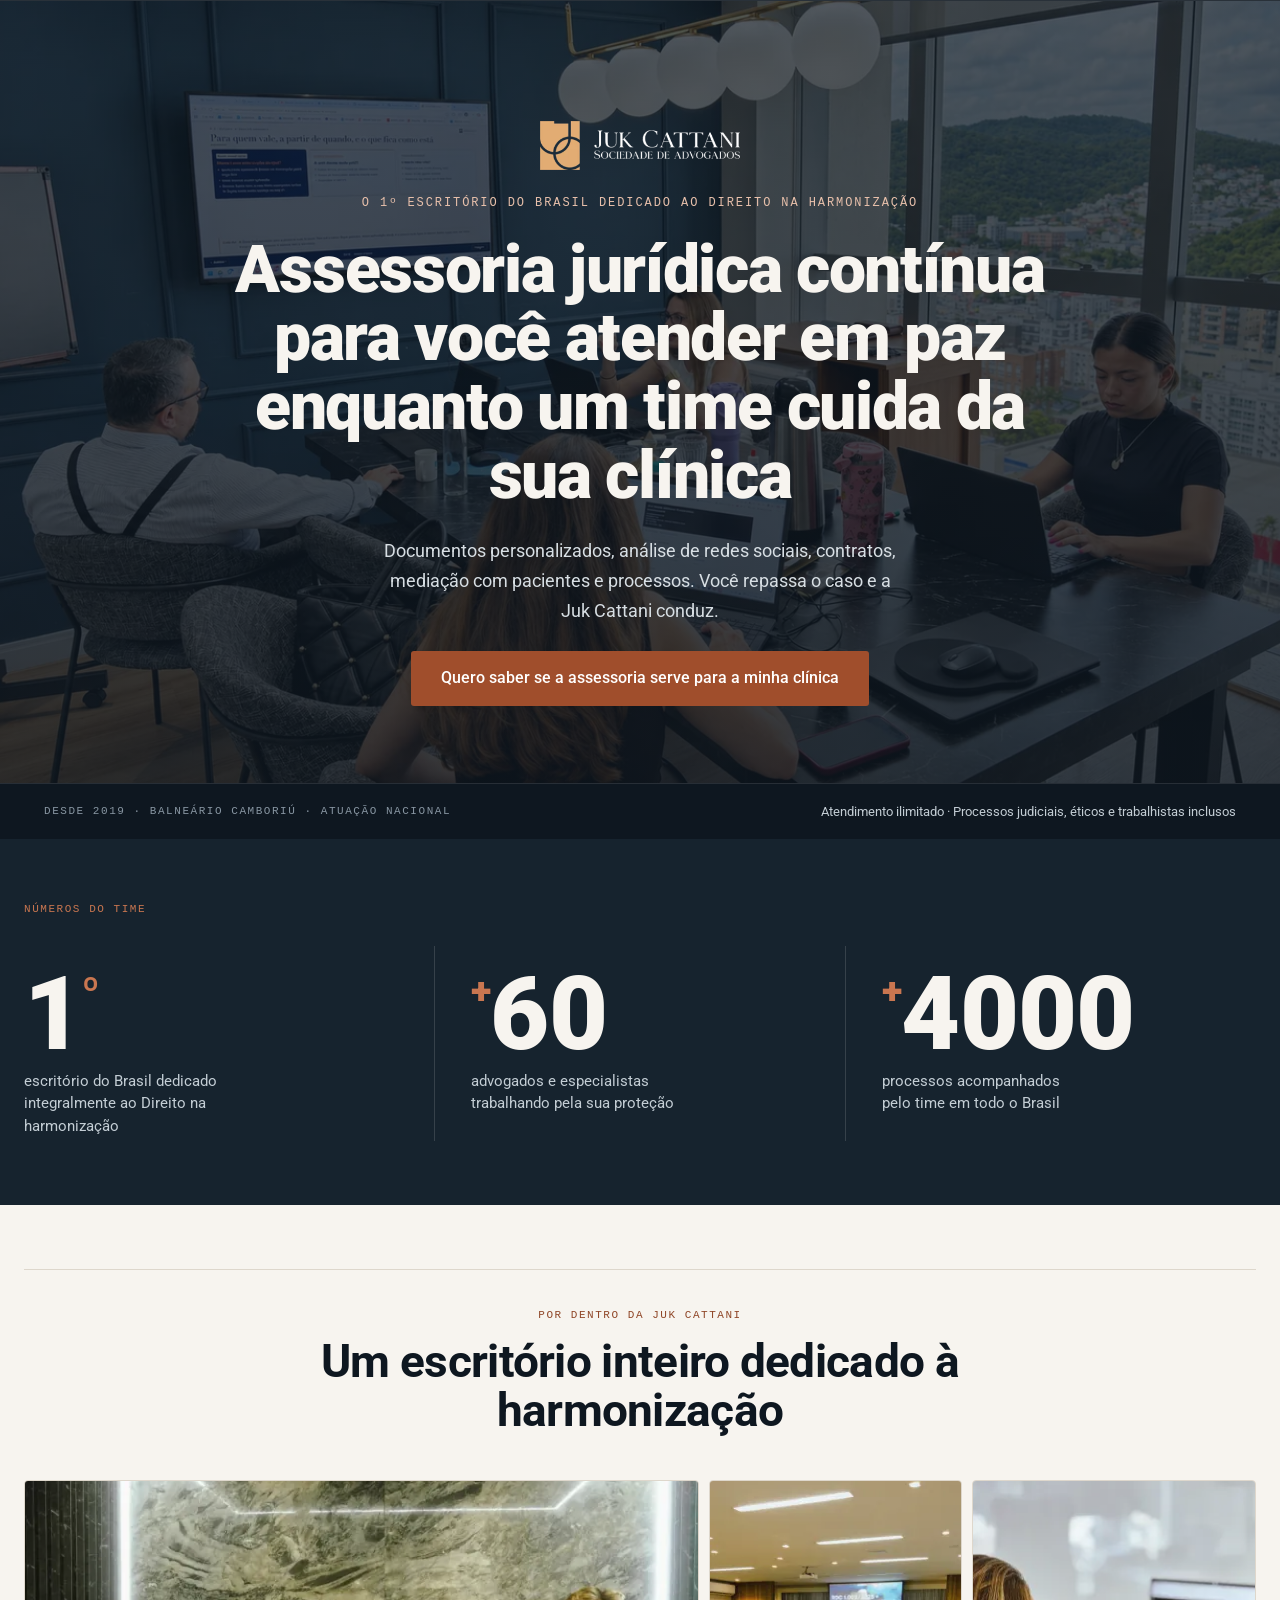
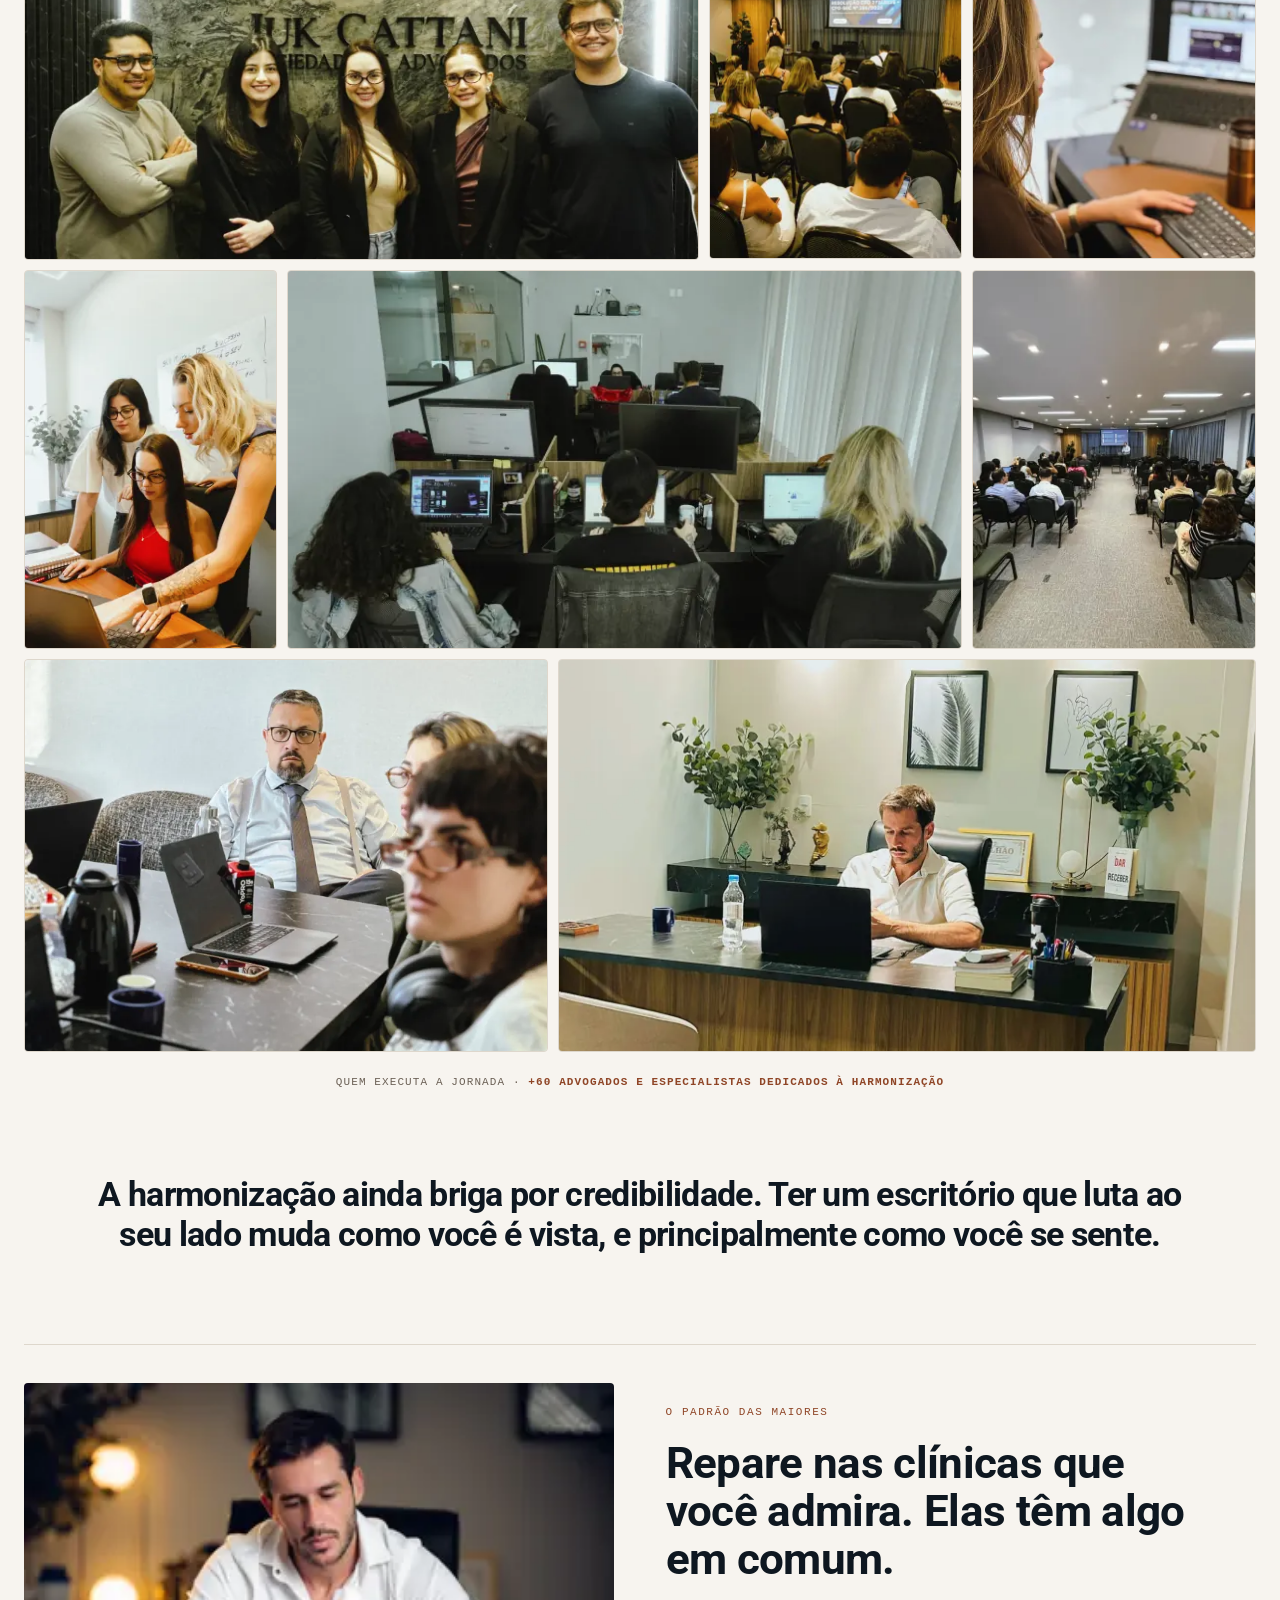
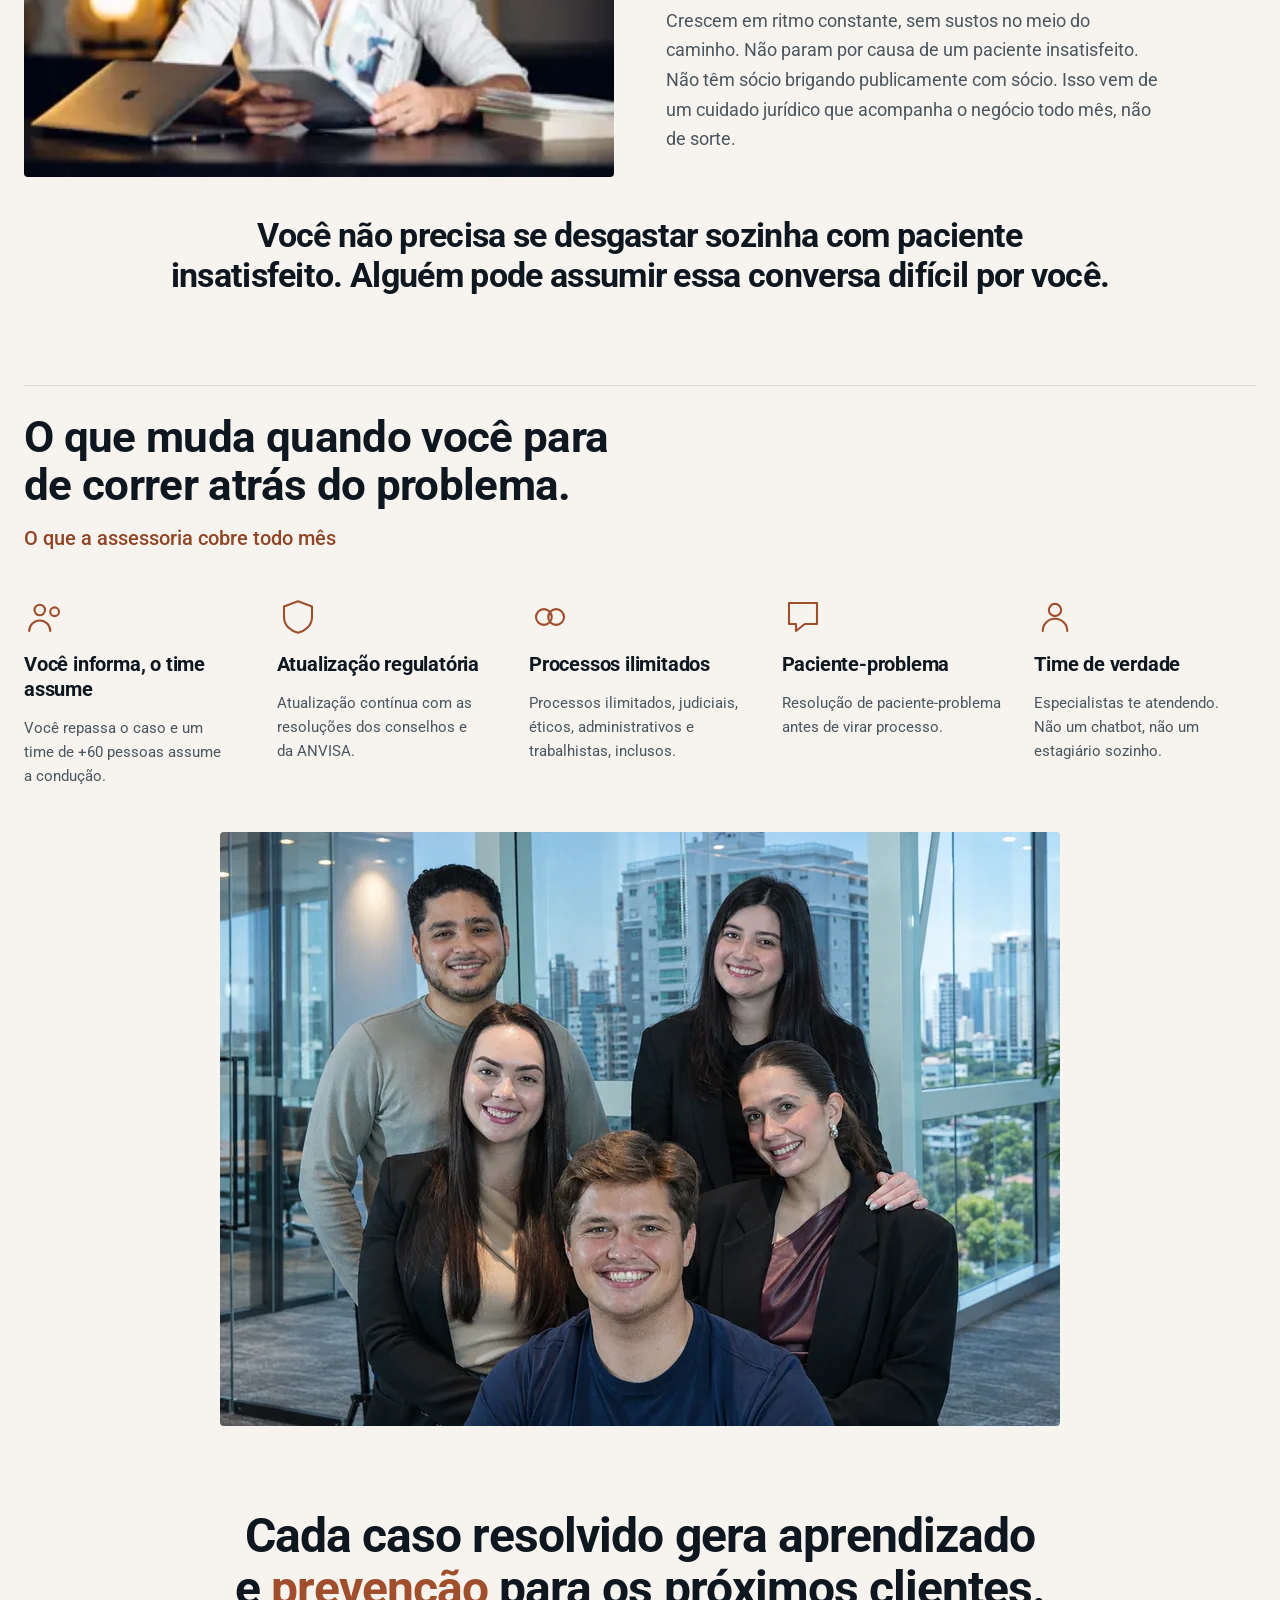
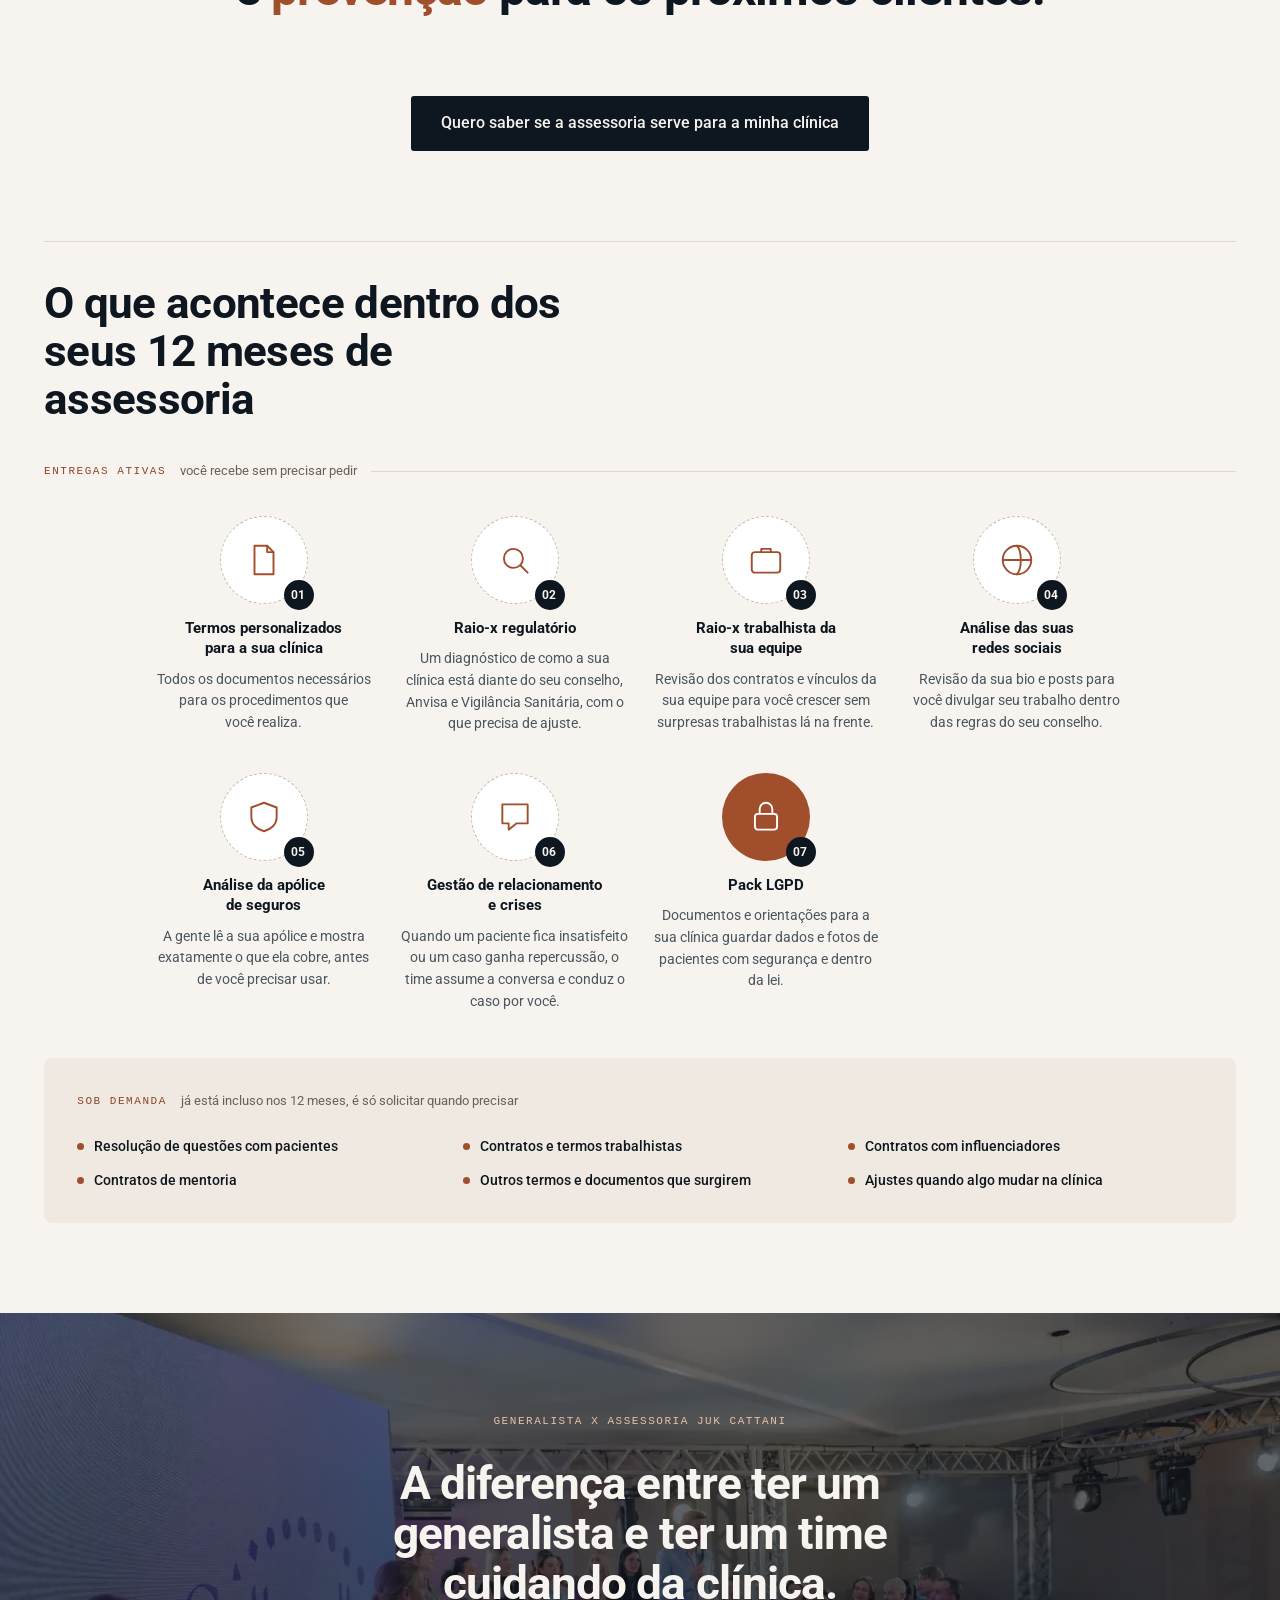
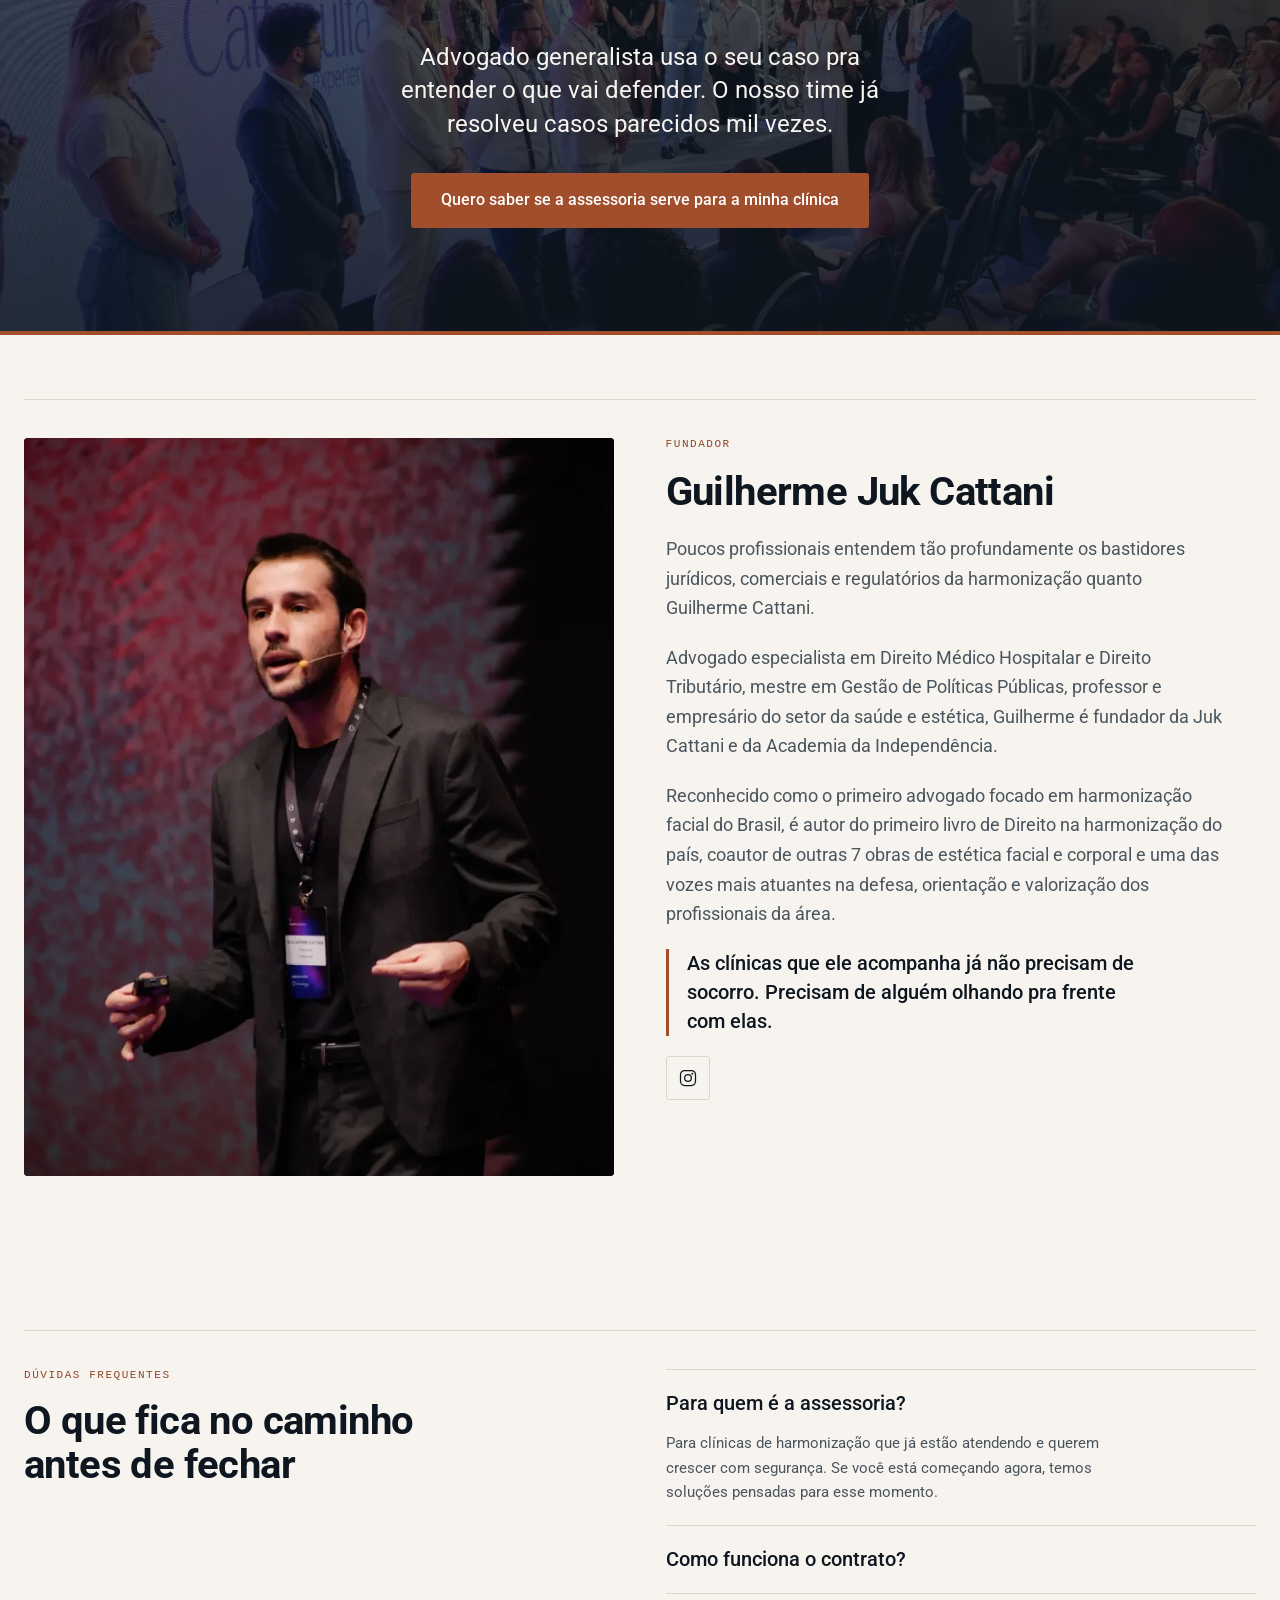
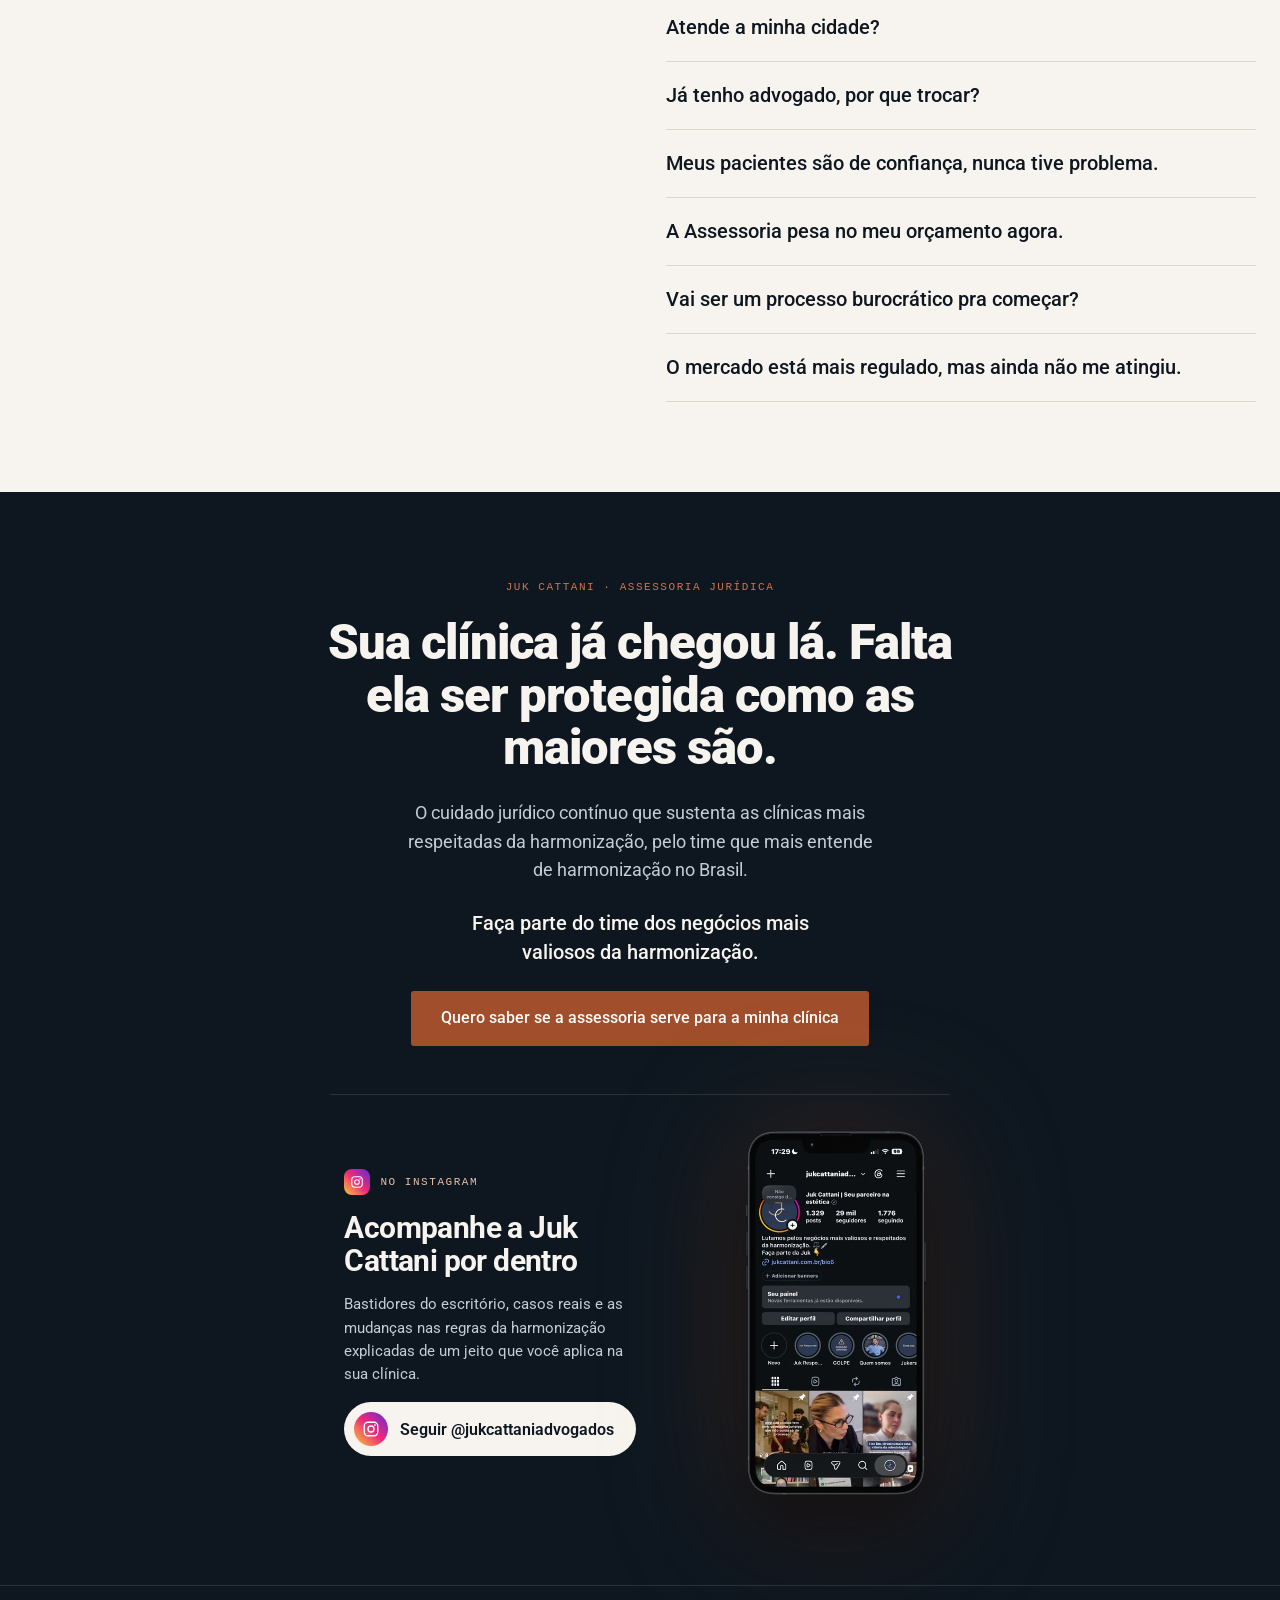
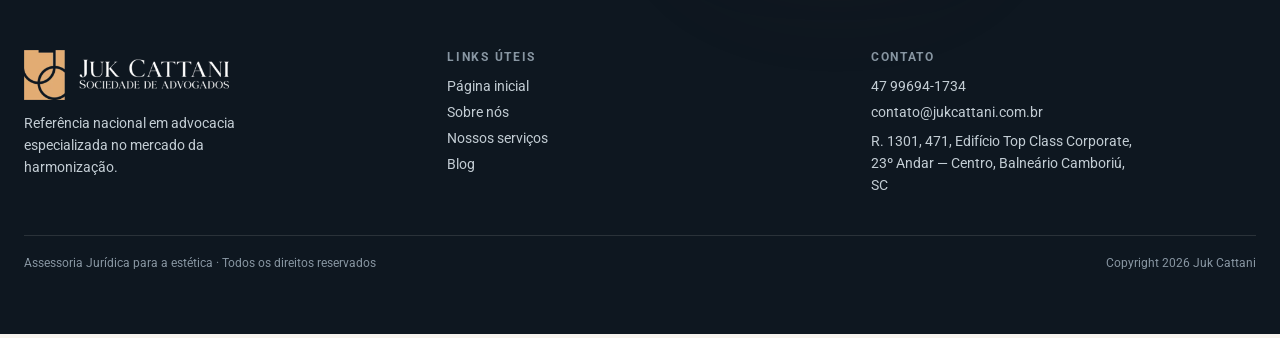
<file: index.html>
<!DOCTYPE html>
<html lang="pt-BR">

<head>
  <meta charset="utf-8">
  <meta name="viewport" content="width=device-width, initial-scale=1">
  <title>Assessoria Jurídica para Clínicas de Harmonização | Juk Cattani</title>
  <meta name="description" content="Assessoria jurídica contínua para clínicas de harmonização. Time de +60 advogados e especialistas, processos judiciais, éticos e trabalhistas inclusos. Juk Cattani, desde 2019.">
  <meta name="author" content="Juk Cattani Sociedade de Advogados">
  <meta name="robots" content="index, follow, max-snippet:-1, max-image-preview:large">
  <meta name="theme-color" content="#0E1720">

  <meta property="og:image:width" content="1200">
  <meta property="og:image:height" content="630">
  <meta property="og:image:alt" content="Juk Cattani Sociedade de Advogados">

  <link rel="canonical" href="https://jukcattani.com.br/assessoria/">
  <meta property="og:url" content="https://jukcattani.com.br/assessoria/">
  <meta property="og:image" content="https://jukcattani.com.br/assessoria/og-image.jpg">
  <meta property="og:type" content="website">
  <meta property="og:locale" content="pt_BR">
  <meta property="og:site_name" content="Juk Cattani Sociedade de Advogados">
  <meta property="og:title" content="Assessoria Jurídica para Clínicas de Harmonização | Juk Cattani">
  <meta property="og:description" content="Um time de +60 advogados e especialistas cuidando da sua clínica todo mês. Processos judiciais, éticos e trabalhistas inclusos.">
  <meta name="twitter:card" content="summary_large_image">

  <link rel="icon" href="favicon.png" sizes="96x96" type="image/png">
  <link rel="apple-touch-icon" href="apple-touch-icon.png">

  <link rel="preload" href="fonts/roboto-variable-latin.woff2" as="font" type="font/woff2" crossorigin>
  <link rel="preload" href="uploads/hero-reuniao-time.webp" as="image" fetchpriority="high" imagesrcset="uploads/hero-reuniao-time-768.webp 768w, uploads/hero-reuniao-time-900.webp 900w, uploads/hero-reuniao-time-1280.webp 1280w, uploads/hero-reuniao-time.webp 1641w" imagesizes="100vw">
  <script type="application/ld+json">
  {
    "@context": "https://schema.org",
    "@graph": [
      {
        "@type": "WebPage",
        "name": "Assessoria Jurídica para Clínicas de Harmonização",
        "description": "Assessoria jurídica contínua para clínicas de harmonização, com time dedicado, processos inclusos e atualização regulatória.",
        "inLanguage": "pt-BR",
        "dateModified": "2026-09-23",
        "about": { "@id": "https://jukcattani.com.br/#organizacao" },
        "publisher": { "@id": "https://jukcattani.com.br/#organizacao" }
      },
      {
        "@type": "LegalService",
        "@id": "https://jukcattani.com.br/#organizacao",
        "name": "Juk Cattani Sociedade de Advogados",
        "url": "https://jukcattani.com.br",
        "foundingDate": "2019",
        "description": "Escritório dedicado integralmente ao Direito na harmonização, com assessoria jurídica contínua para clínicas de estética.",
        "areaServed": { "@type": "Country", "name": "Brasil" },
        "telephone": "+55-47-99694-1734",
        "email": "contato@jukcattani.com.br",
        "address": {
          "@type": "PostalAddress",
          "streetAddress": "R. 1301, 471, Edifício Top Class Corporate, 23º Andar",
          "addressLocality": "Balneário Camboriú",
          "addressRegion": "SC",
          "addressCountry": "BR"
        },
        "sameAs": ["https://www.instagram.com/jukcattaniadvogados/"],
        "founder": { "@id": "https://jukcattani.com.br/#guilherme" },
        "knowsAbout": [
          "Direito Médico Hospitalar",
          "Harmonização facial",
          "Regulação sanitária de clínicas de estética",
          "Direito do consumidor na estética",
          "LGPD em clínicas"
        ]
      },
      {
        "@type": "Person",
        "@id": "https://jukcattani.com.br/#guilherme",
        "name": "Guilherme Juk Cattani",
        "jobTitle": "Advogado e fundador",
        "description": "Advogado especialista em Direito Médico Hospitalar e Direito Tributário, mestre em Gestão de Políticas Públicas, professor e empresário do setor da saúde e estética. Reconhecido como o primeiro advogado focado em harmonização facial do Brasil e autor do primeiro livro de Direito na harmonização.",
        "worksFor": { "@id": "https://jukcattani.com.br/#organizacao" },
        "sameAs": ["https://www.instagram.com/jukcattaniadvogados/"]
      },
      {
        "@type": "FAQPage",
        "mainEntity": [
          {
            "@type": "Question",
            "name": "Para quem é a assessoria?",
            "acceptedAnswer": { "@type": "Answer", "text": "Para clínicas de harmonização que já estão atendendo e querem crescer com segurança. Se você está começando agora, temos soluções pensadas para esse momento." }
          },
          {
            "@type": "Question",
            "name": "Como funciona o contrato?",
            "acceptedAnswer": { "@type": "Answer", "text": "A assessoria tem duração de 12 meses, com valor mensal. Nesse período, as entregas ativas chegam sem você precisar pedir." }
          },
          {
            "@type": "Question",
            "name": "Atende a minha cidade?",
            "acceptedAnswer": { "@type": "Answer", "text": "Sim. A Juk Cattani atende clínicas de todo o Brasil. O atendimento é online, com um time dedicado acompanhando a sua clínica de perto, e os processos são conduzidos onde a sua clínica estiver." }
          },
          {
            "@type": "Question",
            "name": "Já tenho advogado, por que trocar?",
            "acceptedAnswer": { "@type": "Answer", "text": "Advogado generalista sabe leis. Advogado especializado sabe harmonização, conhece as resoluções do seu conselho, da Vigilância Sanitária e já viu dezenas de casos parecidos com o seu. As clínicas que crescem mais rápido têm um time que entende do mercado tanto quanto elas mesmas." }
          },
          {
            "@type": "Question",
            "name": "Meus pacientes são de confiança, nunca tive problema.",
            "acceptedAnswer": { "@type": "Answer", "text": "Os processos mais comuns não começam com má-fé. Começam com um resultado abaixo da expectativa, um print tirado de contexto, uma avaliação no Google. A Juk identifica esses sinais e resolve antes que virem notícia manchando a sua reputação." }
          },
          {
            "@type": "Question",
            "name": "A Assessoria pesa no meu orçamento agora.",
            "acceptedAnswer": { "@type": "Answer", "text": "Uma única indenização por resultado estético gira entre R$ 30 mil e R$ 200 mil. Uma exposição pública custa anos de reputação. A assessoria existe para essa conta nunca chegar até você." }
          },
          {
            "@type": "Question",
            "name": "Vai ser um processo burocrático pra começar?",
            "acceptedAnswer": { "@type": "Answer", "text": "Não vai. A assessoria começa a partir das informações que você já tem sobre sua clínica, procedimentos e equipe. O time se organiza, você continua atendendo." }
          },
          {
            "@type": "Question",
            "name": "O mercado está mais regulado, mas ainda não me atingiu.",
            "acceptedAnswer": { "@type": "Answer", "text": "A fiscalização não avisa. O PL 1027/2025, as resoluções recentes dos conselhos e as operações da ANVISA mostram que o ciclo de regulação está acelerado. Quem já tem esse cuidado sabe da mudança antes dela virar exigência." }
          }
        ]
      }
    ]
  }
  </script>

  <style>
    @font-face {
      font-family: 'Roboto';
      font-style: normal;
      font-weight: 400 900;
      font-display: swap;
      src: url('fonts/roboto-variable-latin.woff2') format('woff2');
      unicode-range: U+0000-00FF, U+0131, U+0152-0153, U+02BB-02BC, U+02C6, U+02DA, U+02DC, U+0304, U+0308, U+0329, U+2000-206F, U+20AC, U+2122, U+2191, U+2193, U+2212, U+2215, U+FEFF, U+FFFD;
    }
  </style>
  <style>
    html,
    body {
      margin: 0;
      padding: 0;
      background: #F7F4EF;
    }

    * {
      box-sizing: border-box;
      font-style: normal !important;
    }

    body {
      -webkit-font-smoothing: antialiased;
    }

    a {
      color: #8F4526;
      text-decoration: none;
    }

    a:hover {
      color: #0E1720;
    }

    details summary::-webkit-details-marker {
      display: none;
    }

    ::selection {
      background: #E8D5CB;
      color: #0E1720;
    }

    #galeria-escritorio {
      display: flex;
      flex-direction: column;
      gap: 10px;
    }

    #galeria-escritorio>div {
      display: flex;
      align-items: flex-start;
      gap: 10px;
    }

    #galeria-escritorio figure {
      margin: 0;
      min-width: 0;
      overflow: hidden;
      border-radius: 4px;
      border: 1px solid #DED7CC;
      background: #E7E1D8;
    }

    #galeria-escritorio img {
      width: 100%;
      height: 100%;
      object-fit: cover;
      display: block;
      filter: saturate(0.88);
      transition: transform 0.5s ease, filter 0.4s ease;
    }

    #galeria-escritorio figure:hover img {
      transform: scale(1.04);
      filter: saturate(1);
    }

    @media (max-width: 760px) {
      #galeria-escritorio>div {
        flex-wrap: wrap;
      }

      #galeria-escritorio figure[data-f="larga"] {
        flex: 1 1 100%;
      }

      #galeria-escritorio figure[data-f="alta"] {
        flex: 1 1 calc(50% - 5px);
      }
    }
  </style>

  <style>
    .hv-1:hover {
      border-color: #A04E2C !important
    }

    @media (max-width: 760px) {
      .num-card {
        padding-left: 0 !important
      }
    }

    .hv-2:hover {
      background: #A04E2C !important
    }

    .hv-3:hover {
      background: #B25B38 !important
    }

    .hv-4:hover {
      color: #F7F4EF !important
    }

    .hv-5:hover {
      color: #F7F4EF !important
    }

    .hv-6:hover {
      color: #F7F4EF !important
    }

    .hv-7:hover {
      color: #F7F4EF !important
    }

    .hv-8:hover {
      color: #F7F4EF !important
    }


    @media (max-width: 560px) {
      .entrega {
        display: grid !important;
        grid-template-columns: 60px 1fr;
        column-gap: 18px !important;
        row-gap: 6px !important;
        align-items: start !important;
        text-align: left !important
      }

      .entrega-icone {
        grid-row: 1 / span 2
      }

      .entrega-icone>div {
        width: 60px !important;
        height: 60px !important
      }

      .entrega-icone svg {
        width: 28px;
        height: 28px
      }

      .entrega-icone>span {
        min-width: 24px !important;
        height: 24px !important;
        font-size: 10px !important;
        right: -4px !important;
        bottom: -4px !important
      }

      .entrega h3,
      .entrega p {
        max-width: none !important;
        margin: 0 !important
      }

      .entrega h3 {
        padding-top: 6px
      }
    }

    .ig-bloco {
      display: grid;
      grid-template-columns: minmax(0, 340px) auto;
      justify-content: center;
      gap: clamp(28px, 4vw, 56px);
      align-items: center
    }

    .ig-celular-wrap {
      width: 200px
    }

    @media (max-width: 760px) {
      .ig-bloco {
        grid-template-columns: 1fr
      }

      .ig-celular-wrap {
        width: 100%
      }

      .ig-texto {
        align-items: center;
        text-align: center
      }

      .ig-texto .ig-botao {
        align-self: center !important
      }
    }

    .ig-print img {
      filter: drop-shadow(0 30px 40px rgba(0, 0, 0, 0.55)) drop-shadow(0 0 60px rgba(160, 78, 44, 0.3));
      transition: transform 0.3s ease
    }

    .ig-print:hover img {
      transform: translateY(-4px)
    }

    .ig-botao {
      transition: transform 0.2s ease, background 0.2s ease
    }

    .ig-botao:hover {
      color: #0E1720 !important;
      background: #FFFFFF !important;
      transform: translateY(-2px)
    }
  </style>
  <script>
    window.dataLayer = window.dataLayer || [];
    (function () {
      // so rastreia no site publicado. Em arquivo local ou localhost nao dispara,
      // para que os testes da equipe nao entrem nos relatorios.
      var producao = /(^|\.)jukcattani\.com\.br$/.test(location.hostname);
      if (!producao) return;

      var carregado = false;
      var gatilhos = ['scroll', 'mousemove', 'touchstart', 'pointerdown', 'keydown'];

      function carregar() {
        if (carregado) return;
        carregado = true;
        gatilhos.forEach(function (ev) { window.removeEventListener(ev, carregar); });

        (function(w,d,s,l,i){w[l]=w[l]||[];w[l].push({'gtm.start':
        new Date().getTime(),event:'gtm.js'});var f=d.getElementsByTagName(s)[0],
        j=d.createElement(s),dl=l!='dataLayer'?'&l='+l:'';j.async=true;j.src=
        'https://www.googletagmanager.com/gtm.js?id='+i+dl;f.parentNode.insertBefore(j,f);
        })(window,document,'script','dataLayer','GTM-P56DBJTP');
      }

      gatilhos.forEach(function (ev) { window.addEventListener(ev, carregar, { passive: true }); });
      setTimeout(carregar, 3000);

      // Clarity carrega de imediato: sao 29 KB e e a ferramenta que mede a pagina.
      (function(c,l,a,r,i,t,y){
        c[a]=c[a]||function(){(c[a].q=c[a].q||[]).push(arguments)};
        t=l.createElement(r);t.async=1;t.src="https://www.clarity.ms/tag/"+i;
        y=l.getElementsByTagName(r)[0];y.parentNode.insertBefore(t,y);
      })(window, document, "clarity", "script", "wnwdybqj6p");
    })();
  </script>

</head>

<body>
  <noscript><iframe src="https://www.googletagmanager.com/ns.html?id=GTM-P56DBJTP" height="0" width="0" style="display:none;visibility:hidden"></iframe></noscript>
  <div style="font-family:Roboto,Helvetica,Arial,sans-serif;color:#0E1720;background:#F7F4EF;width:100%;overflow-x:hidden">

    <header style="position:sticky;top:0;z-index:50;background:rgba(14,23,32,0.96);backdrop-filter:blur(8px);border-bottom:1px solid rgba(255,255,255,0.08)">

    </header>

    <main>

      <section data-screen-label="Hero" style="background:#0E1720;color:#F7F4EF;padding:0">
        <div style="position:relative;min-height:clamp(520px,76vh,720px);display:flex;align-items:center;justify-content:center;background:#0E1720;overflow:hidden">
          <img src="uploads/hero-reuniao-time.webp" srcset="uploads/hero-reuniao-time-768.webp 768w, uploads/hero-reuniao-time-900.webp 900w, uploads/hero-reuniao-time-1280.webp 1280w, uploads/hero-reuniao-time.webp 1641w" sizes="100vw" fetchpriority="high" decoding="async" alt="Time da Juk Cattani em reunião de análise de caso na sede do escritório" style="position:absolute;inset:0;width:100%;height:100%;object-fit:cover;object-position:50% 50%;display:block">
          <div style="position:absolute;inset:0;background:linear-gradient(180deg,rgba(14,23,32,0.72) 0%,rgba(14,23,32,0.84) 100%)"></div>
          <div style="position:relative;max-width:960px;padding:clamp(72px,10vw,120px) 24px clamp(48px,6vw,80px);display:flex;flex-direction:column;align-items:center;gap:26px;text-align:center">
            <img src="uploads/rodape-logo-branco.webp" srcset="uploads/rodape-logo-branco-340.webp 340w, uploads/rodape-logo-branco.webp 520w" sizes="(max-width: 882px) 150px, (max-width: 1176px) 17vw, 200px" alt="Juk Cattani Sociedade de Advogados" width="520" height="127" decoding="async" style="width:clamp(150px,17vw,200px);height:auto;display:block">
            <span style="font-family:ui-monospace,SFMono-Regular,Menlo,monospace;font-size:12px;letter-spacing:0.16em;text-transform:uppercase;color:#E8C0AB">O 1º escritório do Brasil dedicado ao Direito na harmonização</span>
            <h1 style="margin:0;font-size:clamp(34px,5.4vw,66px);line-height:1.04;font-weight:900;letter-spacing:-0.02em;text-wrap:pretty;max-width:22ch">Assessoria jurídica contínua para você atender em paz enquanto um time cuida da sua clínica</h1>

            <p style="margin:0;font-size:clamp(16px,1.5vw,18px);line-height:1.65;color:#D7DEE3;max-width:52ch;text-wrap:pretty">Documentos personalizados, análise de redes sociais, contratos, mediação com pacientes e processos. Você repassa o caso e a Juk Cattani conduz.</p>
            <div style="display:flex;flex-wrap:wrap;gap:12px;align-items:center;justify-content:center">
              <a href="https://form.respondi.app/ZhDd3x3V" style="display:inline-flex;align-items:center;justify-content:center;background:#A04E2C;color:#FFFFFF;font-size:16px;font-weight:500;padding:17px 30px;border-radius:3px;min-height:54px;text-align:center;line-height:1.3" class="hv-3">Quero saber se a assessoria serve para a minha clínica</a>
            </div>
          </div>
        </div>

        <div style="border-top:1px solid rgba(247,244,239,0.1)">
          <div style="max-width:1240px;margin:0 auto;padding:20px 24px;display:flex;flex-wrap:wrap;gap:10px 28px;align-items:center;justify-content:space-between">
            <span style="font-family:ui-monospace,SFMono-Regular,Menlo,monospace;font-size:11px;letter-spacing:0.14em;text-transform:uppercase;color:#8896A2">Desde 2019 · Balneário Camboriú · Atuação nacional</span>
            <span style="font-size:13px;color:#C3CDD4">Atendimento ilimitado · Processos judiciais, éticos e trabalhistas inclusos</span>
          </div>
        </div>
      </section>

      <section data-screen-label="Números" style="background:#16232E;color:#F7F4EF;padding:clamp(40px,5vw,68px) 24px">
        <div style="max-width:1240px;margin:0 auto;display:flex;flex-direction:column;gap:clamp(20px,2.4vw,32px)">
          <span style="font-family:ui-monospace,SFMono-Regular,Menlo,monospace;font-size:11px;letter-spacing:0.14em;text-transform:uppercase;color:#C97650">Números do time</span>
          <div style="display:grid;grid-template-columns:repeat(auto-fit,minmax(240px,1fr));gap:1px;background:rgba(247,244,239,0.14)">
            <div style="background:#16232E;padding:clamp(16px,2vw,24px) 4px 4px 0;display:flex;flex-direction:column;gap:12px">
              <div style="display:flex;align-items:flex-start;font-weight:900;letter-spacing:-0.045em;line-height:0.86;color:#F7F4EF">
                <span style="font-size:clamp(56px,8vw,108px)">1</span>
                <span style="font-size:clamp(22px,3vw,40px);color:#C97650;padding-top:0.12em">º</span>
              </div>
              <p style="margin:0;font-size:15px;line-height:1.5;color:#C3CDD4;max-width:26ch;text-wrap:pretty">escritório do Brasil dedicado integralmente ao Direito na harmonização</p>
            </div>
            <div class="num-card" style="background:#16232E;padding:clamp(16px,2vw,24px) 4px 4px clamp(20px,3vw,36px);display:flex;flex-direction:column;gap:12px">
              <div style="display:flex;align-items:flex-start;font-weight:900;letter-spacing:-0.045em;line-height:0.86;color:#F7F4EF">
                <span style="font-size:clamp(22px,3vw,40px);color:#C97650;padding-top:0.12em">+</span>
                <span data-count="60" style="font-size:clamp(56px,8vw,108px)">60</span>
              </div>
              <p style="margin:0;font-size:15px;line-height:1.5;color:#C3CDD4;max-width:26ch;text-wrap:pretty">advogados e especialistas trabalhando pela sua proteção</p>
            </div>
            <div class="num-card" style="background:#16232E;padding:clamp(16px,2vw,24px) 4px 4px clamp(20px,3vw,36px);display:flex;flex-direction:column;gap:12px">
              <div style="display:flex;align-items:flex-start;font-weight:900;letter-spacing:-0.045em;line-height:0.86;color:#F7F4EF">
                <span style="font-size:clamp(22px,3vw,40px);color:#C97650;padding-top:0.12em">+</span>
                <span data-count="4000" style="font-size:clamp(56px,8vw,108px)">4000</span>
              </div>
              <p style="margin:0;font-size:15px;line-height:1.5;color:#C3CDD4;max-width:26ch;text-wrap:pretty">processos acompanhados pelo time em todo o Brasil</p>
            </div>
          </div>
        </div>
      </section>
      <section data-screen-label="Por dentro do escritório" style="background:#F7F4EF;padding:clamp(40px,5vw,72px) 24px clamp(28px,3.5vw,48px)">
        <div style="max-width:1240px;margin:0 auto;border-top:1px solid #DED7CC;padding-top:clamp(28px,3vw,40px);display:flex;flex-direction:column;gap:clamp(28px,3.5vw,44px)">
          <div style="display:flex;flex-direction:column;align-items:center;gap:16px;text-align:center;max-width:660px;margin:0 auto">
            <span style="font-family:ui-monospace,SFMono-Regular,Menlo,monospace;font-size:11px;letter-spacing:0.14em;text-transform:uppercase;color:#8F4526">Por dentro da Juk Cattani</span>
            <h2 style="margin:0;font-size:clamp(30px,3.6vw,46px);line-height:1.08;font-weight:700;letter-spacing:-0.015em;text-wrap:pretty">Um escritório inteiro dedicado à harmonização</h2>
          </div>

          <div>
            <div id="galeria-escritorio">
              <div>
                <figure data-f="larga" style="flex:1.778 1 356px;aspect-ratio:16/9">
                  <img class="adiada" data-src="uploads/escritorio-recepcao-marca.webp" data-srcset="uploads/escritorio-recepcao-marca-340.webp 340w, uploads/escritorio-recepcao-marca-700.webp 700w, uploads/escritorio-recepcao-marca.webp 1354w" sizes="(max-width: 760px) calc(100vw - 48px), 47vw" alt="Equipe do Juk Cattani Advogados na recepção do escritório, diante do letreiro da marca" decoding="async">
                </figure>
                <figure data-f="alta" style="flex:0.667 1 133px;aspect-ratio:2/3">
                  <img class="adiada" data-src="uploads/escritorio-treinamento.webp" data-srcset="uploads/escritorio-treinamento-252.webp 252w, uploads/escritorio-treinamento-300.webp 300w, uploads/escritorio-treinamento.webp 504w" sizes="(max-width: 760px) 40vw, 18vw" alt="Treinamento do escritório sobre atualização regulatória, com a sala cheia de profissionais" decoding="async">
                </figure>
                <figure data-f="alta" style="flex:0.75 1 150px;aspect-ratio:3/4">
                  <img class="adiada" data-src="uploads/escritorio-atendimento-video.webp" data-srcset="uploads/escritorio-atendimento-video-284.webp 284w, uploads/escritorio-atendimento-video-340.webp 340w, uploads/escritorio-atendimento-video.webp 568w" sizes="(max-width: 760px) 45vw, 20vw" alt="Advogada do time em atendimento por videochamada a uma clínica" decoding="async">
                </figure>
              </div>
              <div>
                <figure data-f="alta" style="flex:0.667 1 133px;aspect-ratio:2/3">
                  <img class="adiada" decoding="async" data-src="uploads/escritorio-analise-caso.webp" data-srcset="uploads/escritorio-analise-caso-270.webp 270w, uploads/escritorio-analise-caso.webp 540w" sizes="(max-width: 760px) 70vw, 18vw" alt="Advogadas do time Juk Cattani analisando um caso juntas no escritório" style="object-position:50% 38%">
                </figure>
                <figure data-f="larga" style="flex:1.778 1 356px;aspect-ratio:16/9">
                  <img class="adiada" data-src="uploads/escritorio-open-space.webp" data-srcset="uploads/escritorio-open-space-420.webp 420w, uploads/escritorio-open-space-660.webp 660w, uploads/escritorio-open-space-840.webp 840w, uploads/escritorio-open-space-1060.webp 1060w, uploads/escritorio-open-space.webp 1680w" sizes="(max-width: 760px) calc(100vw - 48px), 47vw" alt="Equipe do escritório trabalhando no open space da sede" decoding="async">
                </figure>
                <figure data-f="alta" style="flex:0.75 1 150px;aspect-ratio:3/4">
                  <img class="adiada" data-src="uploads/escritorio-congresso.webp" data-srcset="uploads/escritorio-congresso-292.webp 292w, uploads/escritorio-congresso.webp 584w" sizes="(max-width: 760px) 75vw, 20vw" alt="Palestra do escritório em congresso do setor, auditório lotado de profissionais" decoding="async">
                </figure>
              </div>
              <div>
                <figure data-f="larga" style="flex:1.333 1 267px;aspect-ratio:4/3">
                  <img class="adiada" decoding="async" data-src="uploads/escritorio-reuniao-time.webp" data-srcset="uploads/escritorio-reuniao-time-340.webp 340w, uploads/escritorio-reuniao-time-700.webp 700w, uploads/escritorio-reuniao-time.webp 1050w" sizes="(max-width: 760px) calc(100vw - 48px), 37vw" alt="Guilherme Juk Cattani e o time em reunião de análise de caso" style="object-position:50% 45%">
                </figure>
                <figure data-f="larga" style="flex:1.778 1 356px;aspect-ratio:16/9">
                  <img class="adiada" data-src="uploads/escritorio-sala-guilherme.webp" data-srcset="uploads/escritorio-sala-guilherme-350.webp 350w, uploads/escritorio-sala-guilherme-700.webp 700w, uploads/escritorio-sala-guilherme.webp 1330w" sizes="(max-width: 760px) calc(100vw - 48px), 49vw" alt="Guilherme Juk Cattani trabalhando na sala de atendimento da sede em Balneário Camboriú" decoding="async">
                </figure>
              </div>
            </div>
            <p style="margin:clamp(16px,1.8vw,22px) 0 0;text-align:center;font-family:ui-monospace,SFMono-Regular,Menlo,monospace;font-size:11px;line-height:1.6;letter-spacing:0.1em;text-transform:uppercase;color:#6B6055;text-wrap:pretty">Quem executa a jornada · <b style="color:#8F4526;font-weight:700">+60 advogados e especialistas dedicados à harmonização</b></p>
          </div>
          <p style="margin:clamp(24px,3vw,44px) auto 0;max-width:60ch;text-align:center;font-size:clamp(23px,2.8vw,34px);line-height:1.18;font-weight:700;letter-spacing:-0.02em;color:#0E1720;text-wrap:balance">A harmonização ainda briga por credibilidade. Ter um escritório que luta ao seu lado muda como você é vista, e principalmente como você se sente.</p>
        </div>
      </section>

      <section data-screen-label="Clínicas que você admira" style="background:#F7F4EF;padding:clamp(28px,3.5vw,48px) 24px clamp(56px,7vw,104px)">
        <div style="max-width:1240px;margin:0 auto;border-top:1px solid #DED7CC;padding-top:clamp(28px,3vw,40px);display:grid;grid-template-columns:repeat(auto-fit,minmax(300px,1fr));gap:clamp(28px,4vw,56px);align-items:center">
          <div style="min-width:0;position:relative;aspect-ratio:3/2;border-radius:4px;overflow:hidden;background:#E7E1D8">
            <img src="uploads/clinicas-guilherme-estudo.webp" srcset="uploads/clinicas-guilherme-estudo-342.webp 342w, uploads/clinicas-guilherme-estudo-684.webp 684w, uploads/clinicas-guilherme-estudo.webp 1184w" sizes="(max-width: 760px) calc(100vw - 48px), 41vw" loading="lazy" decoding="async" alt="Guilherme Juk Cattani estudando material técnico na sede do escritório" style="position:absolute;inset:0;width:100%;height:100%;object-fit:cover;object-position:50% 50%;display:block">
          </div>
          <div style="min-width:0;display:flex;flex-direction:column;gap:22px">
            <span style="font-family:ui-monospace,SFMono-Regular,Menlo,monospace;font-size:11px;letter-spacing:0.14em;text-transform:uppercase;color:#8F4526">O padrão das maiores</span>
            <h2 style="margin:0;font-size:clamp(28px,3.4vw,44px);line-height:1.1;font-weight:700;letter-spacing:-0.015em;text-wrap:pretty">Repare nas clínicas que você admira. Elas têm algo em comum.</h2>
            <p style="margin:0;font-size:clamp(16px,1.4vw,18px);line-height:1.65;color:#4A555E;max-width:50ch;text-wrap:pretty">Crescem em ritmo constante, sem sustos no meio do caminho. Não param por causa de um paciente insatisfeito. Não têm sócio brigando publicamente com sócio. Isso vem de um cuidado jurídico que acompanha o negócio todo mês, não de sorte.</p>
          </div>
        </div>
        <p style="margin:clamp(24px,3vw,44px) auto 0;max-width:60ch;text-align:center;font-size:clamp(23px,2.8vw,34px);line-height:1.18;font-weight:700;letter-spacing:-0.02em;color:#0E1720;text-wrap:balance">Você não precisa se desgastar sozinha com paciente insatisfeito. Alguém pode assumir essa conversa difícil por você.</p>
      </section>
      <section data-screen-label="O que muda" style="background:#F7F4EF;padding:0 24px clamp(28px,3.5vw,48px)">
        <div style="max-width:1240px;margin:0 auto;display:flex;flex-direction:column;gap:clamp(28px,3.5vw,44px)">
          <div style="display:flex;flex-direction:column;gap:14px;border-top:1px solid #DED7CC;padding-top:28px">
            <h2 style="margin:0;font-size:clamp(28px,3.4vw,44px);line-height:1.1;font-weight:700;letter-spacing:-0.015em;max-width:24ch;text-wrap:pretty">O que muda quando você para de correr atrás do problema.</h2>
            <p style="margin:0;font-size:clamp(17px,1.6vw,20px);line-height:1.4;font-weight:500;color:#8F4526;max-width:40ch;text-wrap:pretty">O que a assessoria cobre todo mês</p>
          </div>

          <div style="display:grid;grid-template-columns:repeat(auto-fit,minmax(210px,1fr));gap:clamp(28px,3.5vw,44px) clamp(20px,2.4vw,32px)">
            <div style="display:flex;flex-direction:column;gap:14px">
              <svg width="42" height="42" viewBox="0 0 24 24" fill="none" stroke="#A04E2C" stroke-width="1.2" stroke-linecap="round" stroke-linejoin="round" style="flex:0 0 auto">
                <circle cx="9" cy="8" r="3"></circle>
                <path d="M3 20c0-3.3 2.7-6 6-6s6 2.7 6 6"></path>
                <circle cx="17.5" cy="9" r="2.5"></circle>
              </svg>
              <h3 style="margin:0;font-size:20px;line-height:1.25;font-weight:700;letter-spacing:-0.01em">Você informa, o time assume</h3>
              <p style="margin:0;font-size:15px;line-height:1.6;color:#4A555E;max-width:34ch;text-wrap:pretty">Você repassa o caso e um time de +60 pessoas assume a condução.</p>
            </div>
            <div style="display:flex;flex-direction:column;gap:14px">
              <svg width="42" height="42" viewBox="0 0 24 24" fill="none" stroke="#A04E2C" stroke-width="1.2" stroke-linecap="round" stroke-linejoin="round" style="flex:0 0 auto">
                <path d="M12 3l8 3v6c0 5-4 8-8 9-4-1-8-4-8-9V6z"></path>
              </svg>
              <h3 style="margin:0;font-size:20px;line-height:1.25;font-weight:700;letter-spacing:-0.01em">Atualização regulatória</h3>
              <p style="margin:0;font-size:15px;line-height:1.6;color:#4A555E;max-width:34ch;text-wrap:pretty">Atualização contínua com as resoluções dos conselhos e da ANVISA.</p>
            </div>
            <div style="display:flex;flex-direction:column;gap:14px">
              <svg width="42" height="42" viewBox="0 0 24 24" fill="none" stroke="#A04E2C" stroke-width="1.2" stroke-linecap="round" stroke-linejoin="round" style="flex:0 0 auto">
                <circle cx="8.5" cy="12" r="4.5"></circle>
                <circle cx="15.5" cy="12" r="4.5"></circle>
              </svg>
              <h3 style="margin:0;font-size:20px;line-height:1.25;font-weight:700;letter-spacing:-0.01em">Processos ilimitados</h3>
              <p style="margin:0;font-size:15px;line-height:1.6;color:#4A555E;max-width:34ch;text-wrap:pretty">Processos ilimitados, judiciais, éticos, administrativos e trabalhistas, inclusos.</p>
            </div>
            <div style="display:flex;flex-direction:column;gap:14px">
              <svg width="42" height="42" viewBox="0 0 24 24" fill="none" stroke="#A04E2C" stroke-width="1.2" stroke-linecap="round" stroke-linejoin="round" style="flex:0 0 auto">
                <path d="M20 4H4v12h4v4l5-4h7z"></path>
              </svg>
              <h3 style="margin:0;font-size:20px;line-height:1.25;font-weight:700;letter-spacing:-0.01em">Paciente-problema</h3>
              <p style="margin:0;font-size:15px;line-height:1.6;color:#4A555E;max-width:34ch;text-wrap:pretty">Resolução de paciente-problema antes de virar processo.</p>
            </div>
            <div style="display:flex;flex-direction:column;gap:14px">
              <svg width="42" height="42" viewBox="0 0 24 24" fill="none" stroke="#A04E2C" stroke-width="1.2" stroke-linecap="round" stroke-linejoin="round" style="flex:0 0 auto">
                <circle cx="12" cy="8" r="3.5"></circle>
                <path d="M5 20c0-3.9 3.1-7 7-7s7 3.1 7 7"></path>
              </svg>
              <h3 style="margin:0;font-size:20px;line-height:1.25;font-weight:700;letter-spacing:-0.01em">Time de verdade</h3>
              <p style="margin:0;font-size:15px;line-height:1.6;color:#4A555E;max-width:34ch;text-wrap:pretty">Especialistas te atendendo. Não um chatbot, não um estagiário sozinho.</p>
            </div>
          </div>
          <div style="position:relative;width:100%;max-width:840px;margin:0 auto;aspect-ratio:1198/848;border-radius:4px;overflow:hidden;background:#E7E1D8">
            <img decoding="async" src="uploads/time-comercial.webp" srcset="uploads/time-comercial-420.webp 420w, uploads/time-comercial-660.webp 660w, uploads/time-comercial-840.webp 840w, uploads/time-comercial.webp 1198w" sizes="(max-width: 888px) calc(100vw - 48px), 840px" alt="Time da Juk Cattani reunido na sede do escritório em Balneário Camboriú" loading="lazy" style="position:absolute;inset:0;width:100%;height:100%;object-fit:cover;object-position:50% 50%;display:block">
          </div>

          <p style="margin:clamp(20px,3vw,44px) auto 0;max-width:60ch;text-align:center;font-size:clamp(28px,3.8vw,48px);line-height:1.12;font-weight:700;letter-spacing:-0.02em;color:#0E1720;text-wrap:balance">Cada caso resolvido gera aprendizado e <span style="color:#A04E2C">prevenção</span> para os próximos clientes.</p>

          <div style="display:flex;justify-content:center;margin-top:clamp(24px,3vw,36px)"><a href="https://form.respondi.app/ZhDd3x3V" style="display:inline-flex;align-items:center;justify-content:center;background:#0E1720;color:#F7F4EF;font-size:16px;font-weight:500;padding:17px 30px;border-radius:3px;min-height:54px;text-align:center;line-height:1.3" class="hv-2">Quero saber se a assessoria serve para a minha clínica</a></div>

        </div>
      </section>

      <section data-screen-label="Jornada 12 meses" style="background:#F7F4EF;padding:clamp(28px,3.5vw,48px) 0 clamp(56px,7vw,104px)">
        <div style="max-width:1240px;margin:0 auto clamp(28px,3vw,40px);padding:0 24px">
          <div style="border-top:1px solid #DED7CC"></div>
        </div>
        <div style="max-width:1240px;margin:0 auto;padding:0 24px;display:grid;grid-template-columns:repeat(auto-fit,minmax(280px,1fr));gap:24px;align-items:end">
          <h2 style="margin:0;font-size:clamp(28px,3.4vw,44px);line-height:1.1;font-weight:700;letter-spacing:-0.015em;max-width:22ch;text-wrap:pretty">O que acontece dentro dos seus 12 meses de assessoria</h2>

        </div>

        <div style="max-width:1240px;margin:clamp(26px,3vw,40px) auto 0;padding:0 24px">
          <div style="display:flex;align-items:center;gap:12px 14px;flex-wrap:wrap">
            <span style="font-family:ui-monospace,SFMono-Regular,Menlo,monospace;font-size:11px;letter-spacing:0.14em;text-transform:uppercase;color:#8F4526">Entregas ativas</span>
            <span style="font-size:13px;line-height:1.4;color:#6B6055">você recebe sem precisar pedir</span>
            <span aria-hidden="true" style="flex:1 1 60px;height:1px;background:#DED7CC"></span>
          </div>

          <div style="max-width:980px;margin:clamp(24px,3vw,36px) auto 0;display:grid;grid-template-columns:repeat(auto-fit,minmax(220px,1fr));gap:clamp(26px,3vw,38px) clamp(16px,2vw,24px)">
            <div class="entrega" style="display:flex;flex-direction:column;align-items:center;gap:14px;text-align:center">
              <div class="entrega-icone" style="position:relative">
                <div style="width:88px;height:88px;border-radius:50%;border:1px dashed #C4BAAC;background:#FFFFFF;display:flex;align-items:center;justify-content:center">
                  <svg width="38" height="38" viewBox="0 0 24 24" fill="none" stroke="#A04E2C" stroke-width="1.2" stroke-linecap="round" stroke-linejoin="round">
                    <path d="M14 3H6v18h12V7z"></path>
                    <path d="M14 3v4h4"></path>
                  </svg>
                </div>
                <span style="position:absolute;right:-6px;bottom:-6px;min-width:30px;height:30px;padding:0 6px;border-radius:50%;background:#0E1720;color:#F7F4EF;font-size:12px;font-weight:700;letter-spacing:0.04em;display:flex;align-items:center;justify-content:center">01</span>
              </div>
              <h3 style="margin:0;font-size:15px;line-height:1.35;font-weight:700;max-width:20ch;text-wrap:pretty">Termos personalizados para a sua clínica</h3>
              <p style="margin:-4px 0 0;font-size:14px;line-height:1.55;color:#4A555E;max-width:30ch;text-wrap:pretty">Todos os documentos necessários para os procedimentos que você realiza.</p>
            </div>
            <div class="entrega" style="display:flex;flex-direction:column;align-items:center;gap:14px;text-align:center">
              <div class="entrega-icone" style="position:relative">
                <div style="width:88px;height:88px;border-radius:50%;border:1px dashed #C4BAAC;background:#FFFFFF;display:flex;align-items:center;justify-content:center">
                  <svg width="38" height="38" viewBox="0 0 24 24" fill="none" stroke="#A04E2C" stroke-width="1.2" stroke-linecap="round" stroke-linejoin="round">
                    <circle cx="11" cy="11" r="6"></circle>
                    <path d="M20 20l-4.5-4.5"></path>
                  </svg>
                </div>
                <span style="position:absolute;right:-6px;bottom:-6px;min-width:30px;height:30px;padding:0 6px;border-radius:50%;background:#0E1720;color:#F7F4EF;font-size:12px;font-weight:700;letter-spacing:0.04em;display:flex;align-items:center;justify-content:center">02</span>
              </div>
              <h3 style="margin:0;font-size:15px;line-height:1.35;font-weight:700;max-width:20ch;text-wrap:pretty">Raio-x regulatório</h3>
              <p style="margin:-4px 0 0;font-size:14px;line-height:1.55;color:#4A555E;max-width:30ch;text-wrap:pretty">Um diagnóstico de como a sua clínica está diante do seu conselho, Anvisa e Vigilância Sanitária, com o que precisa de ajuste.</p>
            </div>
            <div class="entrega" style="display:flex;flex-direction:column;align-items:center;gap:14px;text-align:center">
              <div class="entrega-icone" style="position:relative">
                <div style="width:88px;height:88px;border-radius:50%;border:1px dashed #C4BAAC;background:#FFFFFF;display:flex;align-items:center;justify-content:center">
                  <svg width="38" height="38" viewBox="0 0 24 24" fill="none" stroke="#A04E2C" stroke-width="1.2" stroke-linecap="round" stroke-linejoin="round">
                    <rect x="3" y="7" width="18" height="13" rx="2"></rect>
                    <path d="M9 7V5h6v2"></path>
                  </svg>
                </div>
                <span style="position:absolute;right:-6px;bottom:-6px;min-width:30px;height:30px;padding:0 6px;border-radius:50%;background:#0E1720;color:#F7F4EF;font-size:12px;font-weight:700;letter-spacing:0.04em;display:flex;align-items:center;justify-content:center">03</span>
              </div>
              <h3 style="margin:0;font-size:15px;line-height:1.35;font-weight:700;max-width:20ch;text-wrap:pretty">Raio-x trabalhista da sua equipe</h3>
              <p style="margin:-4px 0 0;font-size:14px;line-height:1.55;color:#4A555E;max-width:30ch;text-wrap:pretty">Revisão dos contratos e vínculos da sua equipe para você crescer sem surpresas trabalhistas lá na frente.</p>
            </div>
            <div class="entrega" style="display:flex;flex-direction:column;align-items:center;gap:14px;text-align:center">
              <div class="entrega-icone" style="position:relative">
                <div style="width:88px;height:88px;border-radius:50%;border:1px dashed #C4BAAC;background:#FFFFFF;display:flex;align-items:center;justify-content:center">
                  <svg width="38" height="38" viewBox="0 0 24 24" fill="none" stroke="#A04E2C" stroke-width="1.2" stroke-linecap="round" stroke-linejoin="round">
                    <circle cx="12" cy="12" r="9"></circle>
                    <path d="M3 12h18"></path>
                    <path d="M12 3c3.2 3.4 3.2 14.6 0 18"></path>
                  </svg>
                </div>
                <span style="position:absolute;right:-6px;bottom:-6px;min-width:30px;height:30px;padding:0 6px;border-radius:50%;background:#0E1720;color:#F7F4EF;font-size:12px;font-weight:700;letter-spacing:0.04em;display:flex;align-items:center;justify-content:center">04</span>
              </div>
              <h3 style="margin:0;font-size:15px;line-height:1.35;font-weight:700;max-width:20ch;text-wrap:pretty">Análise das suas redes sociais</h3>
              <p style="margin:-4px 0 0;font-size:14px;line-height:1.55;color:#4A555E;max-width:30ch;text-wrap:pretty">Revisão da sua bio e posts para você divulgar seu trabalho dentro das regras do seu conselho.</p>
            </div>
            <div class="entrega" style="display:flex;flex-direction:column;align-items:center;gap:14px;text-align:center">
              <div class="entrega-icone" style="position:relative">
                <div style="width:88px;height:88px;border-radius:50%;border:1px dashed #C4BAAC;background:#FFFFFF;display:flex;align-items:center;justify-content:center">
                  <svg width="38" height="38" viewBox="0 0 24 24" fill="none" stroke="#A04E2C" stroke-width="1.2" stroke-linecap="round" stroke-linejoin="round">
                    <path d="M12 3l8 3v6c0 5-4 8-8 9-4-1-8-4-8-9V6z"></path>
                  </svg>
                </div>
                <span style="position:absolute;right:-6px;bottom:-6px;min-width:30px;height:30px;padding:0 6px;border-radius:50%;background:#0E1720;color:#F7F4EF;font-size:12px;font-weight:700;letter-spacing:0.04em;display:flex;align-items:center;justify-content:center">05</span>
              </div>
              <h3 style="margin:0;font-size:15px;line-height:1.35;font-weight:700;max-width:20ch;text-wrap:pretty">Análise da apólice de seguros</h3>
              <p style="margin:-4px 0 0;font-size:14px;line-height:1.55;color:#4A555E;max-width:30ch;text-wrap:pretty">A gente lê a sua apólice e mostra exatamente o que ela cobre, antes de você precisar usar.</p>
            </div>
            <div class="entrega" style="display:flex;flex-direction:column;align-items:center;gap:14px;text-align:center">
              <div class="entrega-icone" style="position:relative">
                <div style="width:88px;height:88px;border-radius:50%;border:1px dashed #C4BAAC;background:#FFFFFF;display:flex;align-items:center;justify-content:center">
                  <svg width="38" height="38" viewBox="0 0 24 24" fill="none" stroke="#A04E2C" stroke-width="1.2" stroke-linecap="round" stroke-linejoin="round">
                    <path d="M20 4H4v12h4v4l5-4h7z"></path>
                  </svg>
                </div>
                <span style="position:absolute;right:-6px;bottom:-6px;min-width:30px;height:30px;padding:0 6px;border-radius:50%;background:#0E1720;color:#F7F4EF;font-size:12px;font-weight:700;letter-spacing:0.04em;display:flex;align-items:center;justify-content:center">06</span>
              </div>
              <h3 style="margin:0;font-size:15px;line-height:1.35;font-weight:700;max-width:20ch;text-wrap:pretty">Gestão de relacionamento e crises</h3>
              <p style="margin:-4px 0 0;font-size:14px;line-height:1.55;color:#4A555E;max-width:30ch;text-wrap:pretty">Quando um paciente fica insatisfeito ou um caso ganha repercussão, o time assume a conversa e conduz o caso por você.</p>
            </div>
            <div class="entrega" style="display:flex;flex-direction:column;align-items:center;gap:14px;text-align:center">
              <div class="entrega-icone" style="position:relative">
                <div style="width:88px;height:88px;border-radius:50%;border:1px dashed #A04E2C;background:#A04E2C;display:flex;align-items:center;justify-content:center">
                  <svg width="38" height="38" viewBox="0 0 24 24" fill="none" stroke="#FFFFFF" stroke-width="1.2" stroke-linecap="round" stroke-linejoin="round">
                    <rect x="5" y="10" width="14" height="10" rx="2"></rect>
                    <path d="M8 10V7a4 4 0 018 0v3"></path>
                  </svg>
                </div>
                <span style="position:absolute;right:-6px;bottom:-6px;min-width:30px;height:30px;padding:0 6px;border-radius:50%;background:#0E1720;color:#F7F4EF;font-size:12px;font-weight:700;letter-spacing:0.04em;display:flex;align-items:center;justify-content:center">07</span>
              </div>
              <h3 style="margin:0;font-size:15px;line-height:1.35;font-weight:700;max-width:20ch;text-wrap:pretty">Pack LGPD</h3>
              <p style="margin:-4px 0 0;font-size:14px;line-height:1.55;color:#4A555E;max-width:30ch;text-wrap:pretty">Documentos e orientações para a sua clínica guardar dados e fotos de pacientes com segurança e dentro da lei.</p>
            </div>
          </div>
        </div>

        <div style="max-width:1240px;margin:clamp(30px,3.6vw,50px) auto 0;padding:0 24px">
          <div style="background:#EFE9E1;border-radius:8px;padding:clamp(22px,2.6vw,34px)">
            <div style="display:flex;align-items:center;gap:10px 14px;flex-wrap:wrap">
              <span style="font-family:ui-monospace,SFMono-Regular,Menlo,monospace;font-size:11px;letter-spacing:0.14em;text-transform:uppercase;color:#8F4526">Sob demanda</span>
              <span style="font-size:13px;line-height:1.4;color:#6B6055">já está incluso nos 12 meses, é só solicitar quando precisar</span>
            </div>
            <div style="margin-top:clamp(18px,2vw,26px);display:grid;grid-template-columns:repeat(auto-fit,minmax(300px,1fr));gap:14px clamp(20px,2.4vw,32px)">
              <div style="display:flex;align-items:flex-start;gap:10px">
                <span aria-hidden="true" style="flex:0 0 auto;width:7px;height:7px;margin-top:7px;border-radius:50%;background:#A04E2C"></span>
                <span style="font-size:14px;line-height:1.45;font-weight:500;color:#0E1720;text-wrap:pretty">Resolução de questões com pacientes</span>
              </div>
              <div style="display:flex;align-items:flex-start;gap:10px">
                <span aria-hidden="true" style="flex:0 0 auto;width:7px;height:7px;margin-top:7px;border-radius:50%;background:#A04E2C"></span>
                <span style="font-size:14px;line-height:1.45;font-weight:500;color:#0E1720;text-wrap:pretty">Contratos e termos trabalhistas</span>
              </div>
              <div style="display:flex;align-items:flex-start;gap:10px">
                <span aria-hidden="true" style="flex:0 0 auto;width:7px;height:7px;margin-top:7px;border-radius:50%;background:#A04E2C"></span>
                <span style="font-size:14px;line-height:1.45;font-weight:500;color:#0E1720;text-wrap:pretty">Contratos com influenciadores</span>
              </div>
              <div style="display:flex;align-items:flex-start;gap:10px">
                <span aria-hidden="true" style="flex:0 0 auto;width:7px;height:7px;margin-top:7px;border-radius:50%;background:#A04E2C"></span>
                <span style="font-size:14px;line-height:1.45;font-weight:500;color:#0E1720;text-wrap:pretty">Contratos de mentoria</span>
              </div>
              <div style="display:flex;align-items:flex-start;gap:10px">
                <span aria-hidden="true" style="flex:0 0 auto;width:7px;height:7px;margin-top:7px;border-radius:50%;background:#A04E2C"></span>
                <span style="font-size:14px;line-height:1.45;font-weight:500;color:#0E1720;text-wrap:pretty">Outros termos e documentos que surgirem</span>
              </div>
              <div style="display:flex;align-items:flex-start;gap:10px">
                <span aria-hidden="true" style="flex:0 0 auto;width:7px;height:7px;margin-top:7px;border-radius:50%;background:#A04E2C"></span>
                <span style="font-size:14px;line-height:1.45;font-weight:500;color:#0E1720;text-wrap:pretty">Ajustes quando algo mudar na clínica</span>
              </div>
            </div>
          </div>
        </div>
      </section>

      <section id="comparativo" data-screen-label="Comparativo" style="position:relative;background:#0E1720;color:#F7F4EF;padding:0;overflow:hidden;border-bottom:4px solid #A04E2C">
        <div style="position:relative;min-height:clamp(480px,64vh,680px);display:flex;align-items:center;justify-content:center">
          <img src="uploads/comparativo-palco-evento.webp" srcset="uploads/comparativo-palco-evento-768.webp 768w, uploads/comparativo-palco-evento-900.webp 900w, uploads/comparativo-palco-evento-1280.webp 1280w, uploads/comparativo-palco-evento.webp 1600w" sizes="100vw" loading="lazy" decoding="async" alt="Guilherme Juk Cattani no palco com o time do escritório diante da plateia em evento do setor" style="position:absolute;inset:0;width:100%;height:100%;object-fit:cover;object-position:50% 45%;display:block" />
          <div style="position:absolute;inset:0;background:linear-gradient(180deg,rgba(14,23,32,0.6) 0%,rgba(14,23,32,0.84) 100%)"></div>
          <div style="position:relative;max-width:900px;padding:clamp(64px,8vw,104px) 24px;display:flex;flex-direction:column;align-items:center;gap:clamp(22px,2.6vw,32px);text-align:center">
            <span style="font-family:ui-monospace,SFMono-Regular,Menlo,monospace;font-size:11px;letter-spacing:0.14em;text-transform:uppercase;color:#E8C0AB">Generalista x Assessoria Juk Cattani</span>
            <h2 style="margin:0;font-size:clamp(28px,3.6vw,48px);line-height:1.08;font-weight:700;letter-spacing:-0.02em;max-width:26ch;text-wrap:pretty">A diferença entre ter um generalista e ter um time cuidando da clínica.</h2>
            <p style="margin:0;font-size:clamp(18px,1.9vw,24px);line-height:1.4;color:#F7F4EF;max-width:40ch;text-wrap:pretty">Advogado generalista usa o seu caso pra entender o que vai defender. O nosso time já resolveu casos parecidos mil vezes.</p>

            <a href="https://form.respondi.app/ZhDd3x3V" style="display:inline-flex;align-items:center;justify-content:center;background:#A04E2C;color:#FFFFFF;font-size:16px;font-weight:500;padding:17px 30px;border-radius:3px;min-height:54px;text-align:center;line-height:1.3" class="hv-3">Quero saber se a assessoria serve para a minha clínica</a>

          </div>
        </div>
      </section>

      <section data-screen-label="Fundador" style="background:#F7F4EF;padding:clamp(40px,5vw,72px) 24px clamp(56px,7vw,104px)">
        <div style="max-width:1240px;margin:0 auto;border-top:1px solid #DED7CC;padding-top:clamp(28px,3vw,40px);display:grid;grid-template-columns:repeat(auto-fit,minmax(300px,1fr));gap:clamp(28px,4vw,56px);align-items:start">
          <div style="min-width:0;display:flex;flex-direction:column;gap:14px">
            <div style="position:relative;aspect-ratio:4/5;border-radius:4px;overflow:hidden;background:#16232E">
              <img src="uploads/fundador-guilherme.webp" srcset="uploads/fundador-guilherme-342.webp 342w, uploads/fundador-guilherme-684.webp 684w, uploads/fundador-guilherme.webp 1184w" sizes="(max-width: 760px) calc(100vw - 48px), 41vw" loading="lazy" decoding="async" alt="Guilherme Juk Cattani palestrando em congresso do setor" style="width:100%;height:100%;object-fit:cover;object-position:50% 22%;display:block">
            </div>
          </div>
          <div style="min-width:0;display:flex;flex-direction:column;gap:20px">
            <span style="font-family:ui-monospace,SFMono-Regular,Menlo,monospace;font-size:11px;letter-spacing:0.14em;text-transform:uppercase;color:#8F4526">Fundador</span>
            <div style="display:flex;flex-direction:column;gap:6px">
              <h2 style="margin:0;font-size:clamp(28px,3.2vw,40px);line-height:1.1;font-weight:700;letter-spacing:-0.015em">Guilherme Juk Cattani</h2>
            </div>
            <p style="margin:0;font-size:clamp(16px,1.4vw,18px);line-height:1.65;color:#4A555E;max-width:56ch;text-wrap:pretty">Poucos profissionais entendem tão profundamente os bastidores jurídicos, comerciais e regulatórios da harmonização quanto Guilherme Cattani.</p>
            <p style="margin:0;font-size:clamp(16px,1.4vw,18px);line-height:1.65;color:#4A555E;max-width:56ch;text-wrap:pretty">Advogado especialista em Direito Médico Hospitalar e Direito Tributário, mestre em Gestão de Políticas Públicas, professor e empresário do setor da saúde e estética, Guilherme é fundador da Juk Cattani e da Academia da Independência.</p>
            <p style="margin:0;font-size:clamp(16px,1.4vw,18px);line-height:1.65;color:#4A555E;max-width:56ch;text-wrap:pretty">Reconhecido como o primeiro advogado focado em harmonização facial do Brasil, é autor do primeiro livro de Direito na harmonização do país, coautor de outras 7 obras de estética facial e corporal e uma das vozes mais atuantes na defesa, orientação e valorização dos profissionais da área.</p>
            <p style="margin:0;font-size:clamp(17px,1.6vw,20px);line-height:1.45;font-weight:500;color:#0E1720;max-width:44ch;border-left:3px solid #A04E2C;padding-left:18px;text-wrap:pretty">As clínicas que ele acompanha já não precisam de socorro. Precisam de alguém olhando pra frente com elas.</p>
            <div style="display:flex;flex-wrap:wrap;gap:10px">
              <a href="https://www.instagram.com/jukcattaniadvogados/" aria-label="Instagram do Juk Cattani Advogados" title="Instagram" style="display:inline-flex;align-items:center;justify-content:center;width:44px;height:44px;border:1px solid #DED7CC;border-radius:3px;color:#0E1720" class="hv-1">
                <svg width="20" height="20" viewBox="0 0 24 24" fill="none" stroke="currentColor" stroke-width="1.5" stroke-linecap="round" stroke-linejoin="round" aria-hidden="true" focusable="false">
                  <rect x="3" y="3" width="18" height="18" rx="5"></rect>
                  <circle cx="12" cy="12" r="4"></circle>
                  <circle cx="17.2" cy="6.8" r="1.15" fill="currentColor" stroke="none"></circle>
                </svg>
              </a>

            </div>
          </div>
        </div>
      </section>

      <section data-screen-label="FAQ" style="background:#F7F4EF;padding:clamp(40px,5vw,72px) 24px clamp(56px,7vw,104px)">
        <div style="max-width:1240px;margin:0 auto;border-top:1px solid #DED7CC;padding-top:clamp(28px,3vw,40px);display:grid;grid-template-columns:repeat(auto-fit,minmax(280px,1fr));gap:clamp(28px,4vw,56px);align-items:start">
          <div style="min-width:0;display:flex;flex-direction:column;gap:18px">
            <span style="font-family:ui-monospace,SFMono-Regular,Menlo,monospace;font-size:11px;letter-spacing:0.14em;text-transform:uppercase;color:#8F4526">Dúvidas frequentes</span>
            <h2 style="margin:0;font-size:clamp(28px,3.2vw,40px);line-height:1.1;font-weight:700;letter-spacing:-0.015em;max-width:20ch;text-wrap:pretty">O que fica no caminho antes de fechar</h2>
          </div>

          <div style="min-width:0;display:flex;flex-direction:column;gap:1px;background:#DED7CC;border-top:1px solid #DED7CC;border-bottom:1px solid #DED7CC">
            <details open style="background:#F7F4EF;padding:20px 0">
              <summary style="cursor:pointer;list-style:none;font-size:clamp(17px,1.6vw,20px);font-weight:500;line-height:1.35;color:#0E1720;text-wrap:pretty">Para quem é a assessoria?</summary>
              <p style="margin:14px 0 0;font-size:15px;line-height:1.65;color:#4A555E;max-width:60ch;text-wrap:pretty">Para clínicas de harmonização que já estão atendendo e querem crescer com segurança. Se você está começando agora, temos soluções pensadas para esse momento.</p>
            </details>
            <details style="background:#F7F4EF;padding:20px 0">
              <summary style="cursor:pointer;list-style:none;font-size:clamp(17px,1.6vw,20px);font-weight:500;line-height:1.35;color:#0E1720;text-wrap:pretty">Como funciona o contrato?</summary>
              <p style="margin:14px 0 0;font-size:15px;line-height:1.65;color:#4A555E;max-width:60ch;text-wrap:pretty">A assessoria tem duração de 12 meses, com valor mensal. Nesse período, as entregas ativas chegam sem você precisar pedir.</p>
            </details>
            <details style="background:#F7F4EF;padding:20px 0">
              <summary style="cursor:pointer;list-style:none;font-size:clamp(17px,1.6vw,20px);font-weight:500;line-height:1.35;color:#0E1720;text-wrap:pretty">Atende a minha cidade?</summary>
              <p style="margin:14px 0 0;font-size:15px;line-height:1.65;color:#4A555E;max-width:60ch;text-wrap:pretty">Sim. A Juk Cattani atende clínicas de todo o Brasil. O atendimento é online, com um time dedicado acompanhando a sua clínica de perto, e os processos são conduzidos onde a sua clínica estiver.</p>
            </details>
            <details style="background:#F7F4EF;padding:20px 0">
              <summary style="cursor:pointer;list-style:none;font-size:clamp(17px,1.6vw,20px);font-weight:500;line-height:1.35;color:#0E1720;text-wrap:pretty">Já tenho advogado, por que trocar?</summary>
              <p style="margin:14px 0 0;font-size:15px;line-height:1.65;color:#4A555E;max-width:60ch;text-wrap:pretty">Advogado generalista sabe leis. Advogado especializado sabe harmonização, conhece as resoluções do seu conselho, da Vigilância Sanitária e já viu dezenas de casos parecidos com o seu. As clínicas que crescem mais rápido têm um time que entende do mercado tanto quanto elas mesmas.</p>
            </details>
            <details style="background:#F7F4EF;padding:20px 0">
              <summary style="cursor:pointer;list-style:none;font-size:clamp(17px,1.6vw,20px);font-weight:500;line-height:1.35;color:#0E1720;text-wrap:pretty">Meus pacientes são de confiança, nunca tive problema.</summary>
              <p style="margin:14px 0 0;font-size:15px;line-height:1.65;color:#4A555E;max-width:60ch;text-wrap:pretty">Os processos mais comuns não começam com má-fé. Começam com um resultado abaixo da expectativa, um print tirado de contexto, uma avaliação no Google. A Juk identifica esses sinais e resolve antes que virem notícia manchando a sua reputação.</p>
            </details>
            <details style="background:#F7F4EF;padding:20px 0">
              <summary style="cursor:pointer;list-style:none;font-size:clamp(17px,1.6vw,20px);font-weight:500;line-height:1.35;color:#0E1720;text-wrap:pretty">A Assessoria pesa no meu orçamento agora.</summary>
              <p style="margin:14px 0 0;font-size:15px;line-height:1.65;color:#4A555E;max-width:60ch;text-wrap:pretty">Uma única indenização por resultado estético gira entre R$ 30 mil e R$ 200 mil. Uma exposição pública custa anos de reputação. A assessoria existe para essa conta nunca chegar até você.</p>
            </details>
            <details style="background:#F7F4EF;padding:20px 0">
              <summary style="cursor:pointer;list-style:none;font-size:clamp(17px,1.6vw,20px);font-weight:500;line-height:1.35;color:#0E1720;text-wrap:pretty">Vai ser um processo burocrático pra começar?</summary>
              <p style="margin:14px 0 0;font-size:15px;line-height:1.65;color:#4A555E;max-width:60ch;text-wrap:pretty">Não vai. A assessoria começa a partir das informações que você já tem sobre sua clínica, procedimentos e equipe. O time se organiza, você continua atendendo.</p>
            </details>
            <details style="background:#F7F4EF;padding:20px 0">
              <summary style="cursor:pointer;list-style:none;font-size:clamp(17px,1.6vw,20px);font-weight:500;line-height:1.35;color:#0E1720;text-wrap:pretty">O mercado está mais regulado, mas ainda não me atingiu.</summary>
              <p style="margin:14px 0 0;font-size:15px;line-height:1.65;color:#4A555E;max-width:60ch;text-wrap:pretty">A fiscalização não avisa. O PL 1027/2025, as resoluções recentes dos conselhos e as operações da ANVISA mostram que o ciclo de regulação está acelerado. Quem já tem esse cuidado sabe da mudança antes dela virar exigência.</p>
            </details>
          </div>
        </div>
      </section>

      <section data-screen-label="CTA final" style="background:#0E1720;color:#F7F4EF;padding:clamp(56px,7vw,104px) 24px">
        <div style="max-width:1240px;margin:0 auto;display:flex;justify-content:center">
          <div style="min-width:0;max-width:780px;display:flex;flex-direction:column;align-items:center;text-align:center;gap:24px">
            <span style="font-family:ui-monospace,SFMono-Regular,Menlo,monospace;font-size:11px;letter-spacing:0.14em;text-transform:uppercase;color:#C97650">Juk Cattani · Assessoria Jurídica</span>
            <h2 style="margin:0;font-size:clamp(30px,3.8vw,50px);line-height:1.08;font-weight:900;letter-spacing:-0.02em;max-width:24ch;text-wrap:pretty">Sua clínica já chegou lá. Falta ela ser protegida como as maiores são.</h2>
            <p style="margin:0;font-size:clamp(16px,1.4vw,18px);line-height:1.6;color:#C3CDD4;max-width:48ch;text-wrap:pretty">O cuidado jurídico contínuo que sustenta as clínicas mais respeitadas da harmonização, pelo time que mais entende de harmonização no Brasil.</p>
            <p style="margin:0;font-size:clamp(17px,1.6vw,20px);line-height:1.45;font-weight:500;color:#F7F4EF;max-width:36ch;text-wrap:pretty">Faça parte do time dos negócios mais valiosos da harmonização.</p>
            <div style="display:flex;flex-wrap:wrap;gap:12px;align-items:center;justify-content:center">
              <a href="https://form.respondi.app/ZhDd3x3V" style="display:inline-flex;align-items:center;justify-content:center;background:#A04E2C;color:#FFFFFF;font-size:16px;font-weight:500;padding:17px 30px;border-radius:3px;min-height:54px;text-align:center;line-height:1.3" class="hv-3">Quero saber se a assessoria serve para a minha clínica</a>

            </div>
          </div>
        </div>
        <div id="instagram" class="ig-bloco" style="max-width:620px;margin:clamp(32px,4vw,48px) auto 0;padding-top:clamp(24px,3vw,36px);border-top:1px solid rgba(247,244,239,0.12)">
          <div class="ig-texto" style="min-width:0;display:flex;flex-direction:column;gap:16px">
            <span style="display:inline-flex;align-items:center;gap:10px;font-family:ui-monospace,SFMono-Regular,Menlo,monospace;font-size:11px;letter-spacing:0.14em;text-transform:uppercase;color:#E8C0AB">
              <span aria-hidden="true" style="width:26px;height:26px;border-radius:8px;background:linear-gradient(45deg,#F9CE34 0%,#EE2A7B 50%,#6228D7 100%);display:inline-flex;align-items:center;justify-content:center"><svg width="14" height="14" viewBox="0 0 24 24" fill="none" stroke="#FFFFFF" stroke-width="1.8" stroke-linecap="round" stroke-linejoin="round" aria-hidden="true" focusable="false"><rect x="3" y="3" width="18" height="18" rx="5"></rect><circle cx="12" cy="12" r="4"></circle><circle cx="17.2" cy="6.8" r="1.15" fill="#FFFFFF" stroke="none"></circle></svg></span>
              No Instagram
            </span>
            <h2 style="margin:0;font-size:clamp(22px,2.4vw,30px);line-height:1.1;font-weight:700;letter-spacing:-0.02em;max-width:18ch;text-wrap:pretty">Acompanhe a Juk Cattani por dentro</h2>
            <p style="margin:0;font-size:15px;line-height:1.55;color:#C3CDD4;max-width:40ch;text-wrap:pretty">Bastidores do escritório, casos reais e as mudanças nas regras da harmonização explicadas de um jeito que você aplica na sua clínica.</p>
            <a href="https://www.instagram.com/jukcattaniadvogados/" target="_blank" rel="noopener" class="ig-botao" style="align-self:flex-start;display:inline-flex;align-items:center;gap:12px;padding:10px 22px 10px 10px;border-radius:999px;background:#F7F4EF;color:#0E1720;font-size:16px;font-weight:600;min-height:54px">
              <span aria-hidden="true" style="flex:0 0 auto;width:34px;height:34px;border-radius:50%;background:linear-gradient(45deg,#F9CE34 0%,#EE2A7B 50%,#6228D7 100%);display:inline-flex;align-items:center;justify-content:center"><svg width="18" height="18" viewBox="0 0 24 24" fill="none" stroke="#FFFFFF" stroke-width="1.8" stroke-linecap="round" stroke-linejoin="round" aria-hidden="true" focusable="false"><rect x="3" y="3" width="18" height="18" rx="5"></rect><circle cx="12" cy="12" r="4"></circle><circle cx="17.2" cy="6.8" r="1.15" fill="#FFFFFF" stroke="none"></circle></svg></span>
              Seguir @jukcattaniadvogados
            </a>
          </div>

          <div class="ig-celular-wrap" style="min-width:0;display:flex;justify-content:center">
            <a href="https://www.instagram.com/jukcattaniadvogados/" target="_blank" rel="noopener" class="ig-print" aria-label="Ver o perfil @jukcattaniadvogados no Instagram" style="display:block;width:min(180px,56vw);line-height:0">
              <img src="uploads/instagram-perfil-680.webp" srcset="uploads/instagram-perfil-340.webp 340w, uploads/instagram-perfil-680.webp 680w, uploads/instagram-perfil.webp 943w" sizes="180px" width="943" height="1908" loading="lazy" decoding="async" alt="Perfil @jukcattaniadvogados no Instagram: 1.329 posts e 29 mil seguidores" style="width:100%;height:auto;display:block">
            </a>
          </div>
        </div>
      </section>

    </main>

    <footer style="background:#0E1720;color:#C3CDD4;padding:clamp(40px,5vw,64px) 24px;border-top:1px solid rgba(247,244,239,0.12)">
      <div style="max-width:1240px;margin:0 auto;display:grid;grid-template-columns:repeat(auto-fit,minmax(220px,1fr));gap:clamp(24px,3vw,48px)">
        <div style="display:flex;flex-direction:column;gap:12px">
          <a href="https://jukcattani.com.br" aria-label="Juk Cattani — Sociedade de Advogados" style="display:inline-block;line-height:0"><img src="uploads/rodape-logo-branco.webp" srcset="uploads/rodape-logo-branco-340.webp 340w, uploads/rodape-logo-branco.webp 520w" sizes="(max-width: 1125px) 180px, (max-width: 1344px) 16vw, 215px" loading="lazy" decoding="async" alt="Juk Cattani — Sociedade de Advogados" width="520" height="127" style="width:clamp(180px,16vw,215px);height:auto;display:block"></a>
          <p style="margin:0;font-size:14px;line-height:1.6;max-width:34ch">Referência nacional em advocacia especializada no mercado da harmonização.</p>
        </div>
        <div style="display:flex;flex-direction:column;gap:10px">
          <h3 style="margin:0 0 4px;font-size:12px;letter-spacing:0.14em;text-transform:uppercase;color:#8896A2">Links úteis</h3>
          <a href="https://jukcattani.com.br" style="font-size:14px;color:#C3CDD4" class="hv-4">Página inicial</a>
          <a href="https://jukcattani.com.br/#sobre" style="font-size:14px;color:#C3CDD4" class="hv-5">Sobre nós</a>
          <a href="https://jukcattani.com.br/#servicos" style="font-size:14px;color:#C3CDD4" class="hv-6">Nossos serviços</a>
          <a href="https://jukcattani.com.br/blog/" style="font-size:14px;color:#C3CDD4" class="hv-7">Blog</a>
        </div>
        <div style="display:flex;flex-direction:column;gap:10px">
          <h3 style="margin:0 0 4px;font-size:12px;letter-spacing:0.14em;text-transform:uppercase;color:#8896A2">Contato</h3>
          <a href="https://api.whatsapp.com/send?phone=5547996941734" style="font-size:14px;color:#C3CDD4" class="hv-8">47 99694-1734</a>
          <span style="font-size:14px">contato@jukcattani.com.br</span>
          <span style="font-size:14px;line-height:1.6;max-width:34ch">R. 1301, 471, Edifício Top Class Corporate, 23º Andar — Centro, Balneário Camboriú, SC</span>
        </div>
      </div>
      <div style="max-width:1240px;margin:clamp(28px,3vw,40px) auto 0;padding-top:20px;border-top:1px solid rgba(247,244,239,0.12);display:flex;flex-wrap:wrap;gap:8px 24px;justify-content:space-between;font-size:12px;color:#8896A2">
        <span>Assessoria Jurídica para a estética · Todos os direitos reservados</span>
        <span>Copyright 2026 Juk Cattani</span>
      </div>
    </footer>
  </div>

  <script>

    (function () {
      var nodes = Array.prototype.slice.call(document.querySelectorAll('[data-count]'));
      if (!nodes.length) return;
      function run(el) {
        var target = parseInt(el.getAttribute('data-count'), 10);
        if (!target || el.dataset.done) return;
        el.dataset.done = '1';
        var dur = 1300, t0 = performance.now();
        function tick(now) {
          var p = Math.min(1, (now - t0) / dur);
          var eased = 1 - Math.pow(1 - p, 3);
          el.textContent = String(Math.round(target * eased));
          if (p < 1) requestAnimationFrame(tick);
        }
        el.textContent = '0';
        requestAnimationFrame(tick);
      }
      if (!('IntersectionObserver' in window)) { nodes.forEach(run); return; }
      var io = new IntersectionObserver(function (entries) {
        entries.forEach(function (e) { if (e.isIntersecting) { run(e.target); io.unobserve(e.target); } });
      }, { threshold: 0.4 });
      nodes.forEach(function (n) { io.observe(n); });
    })();
  </script>

  <script>
    (function () {
      var alvos = document.querySelectorAll('img.adiada');
      if (!alvos.length) return;

      function carregar(img) {
        if (img.dataset.srcset) img.srcset = img.dataset.srcset;
        if (img.dataset.src) img.src = img.dataset.src;
        img.removeAttribute('data-src');
        img.removeAttribute('data-srcset');
      }

      if (!('IntersectionObserver' in window)) {
        alvos.forEach(carregar);
        return;
      }

      var obs = new IntersectionObserver(function (entradas) {
        entradas.forEach(function (e) {
          if (e.isIntersecting) { carregar(e.target); obs.unobserve(e.target); }
        });
      }, { rootMargin: '400px 0px' });

      alvos.forEach(function (img) { obs.observe(img); });

      // rede de seguranca: se nada acontecer, carrega assim mesmo
      setTimeout(function () { alvos.forEach(carregar); }, 8000);
    })();
  </script>
</body>

</html>
</file>
